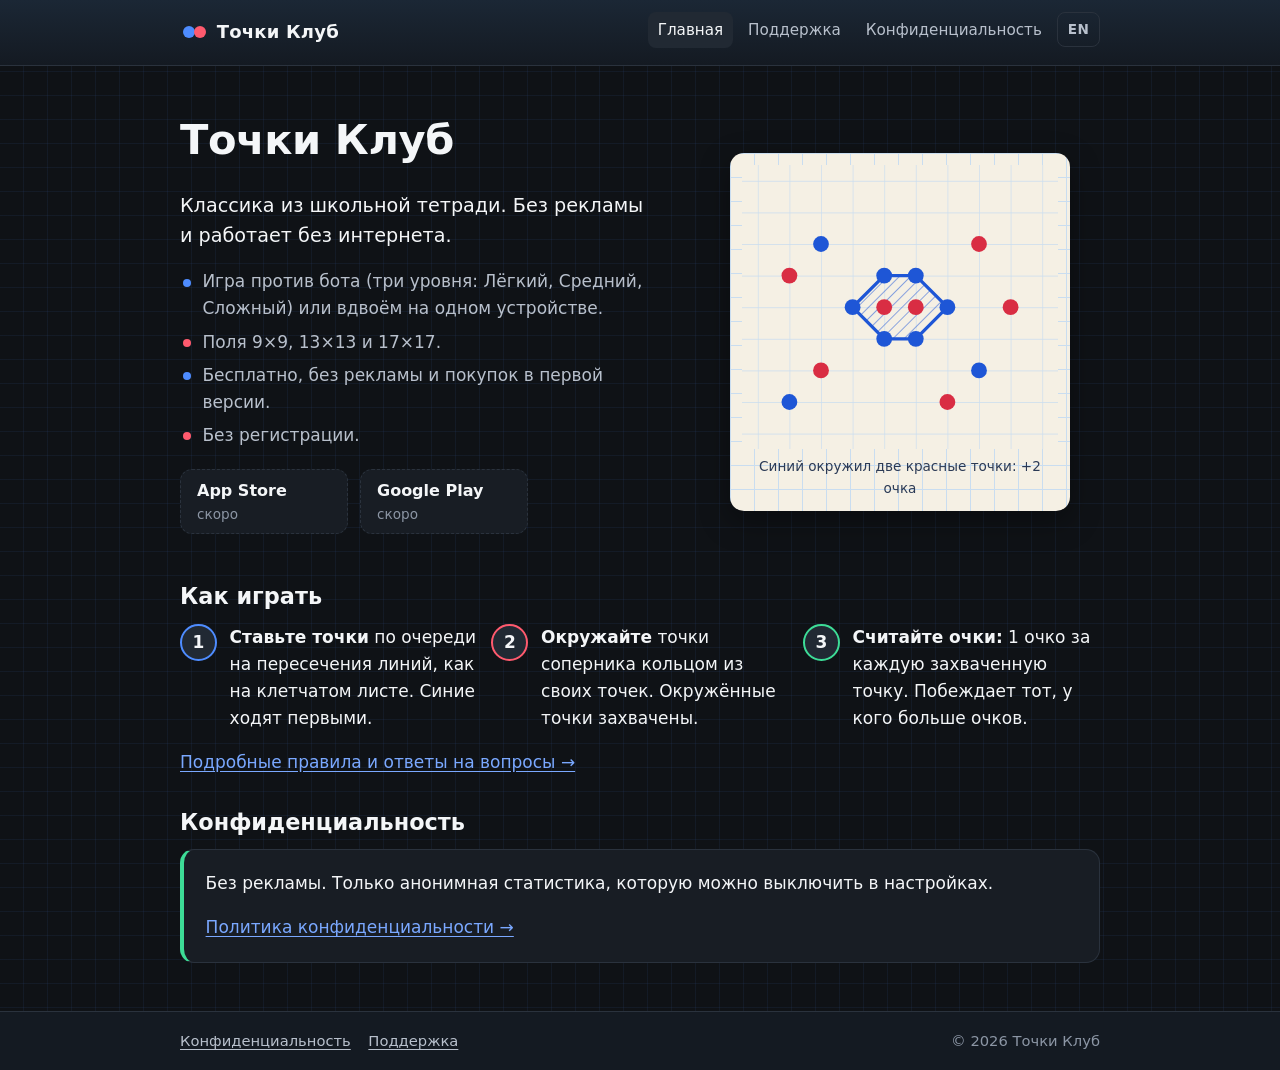
<file: index.html>
<!doctype html>
<html lang="ru">
<head>
  <meta charset="utf-8">
  <meta name="viewport" content="width=device-width, initial-scale=1">
  <title>Точки Клуб | игра в точки из школьной тетради</title>
  <meta name="description" content="Точки Клуб: классическая игра в точки из школьной тетради. Против бота или вдвоём на одном устройстве. Без рекламы, без регистрации, работает без интернета.">
  <meta name="theme-color" content="#0F1216">
  <link rel="canonical" href="https://tochki.app/">
  <link rel="alternate" hreflang="ru" href="https://tochki.app/">
  <link rel="alternate" hreflang="en" href="https://tochki.app/en/">
  <link rel="alternate" hreflang="x-default" href="https://tochki.app/">
  <meta property="og:type" content="website">
  <meta property="og:title" content="Точки Клуб | игра в точки из школьной тетради">
  <meta property="og:description" content="Классика из школьной тетради. Без рекламы и работает без интернета.">
  <meta property="og:url" content="https://tochki.app/">
  <meta property="og:image" content="https://tochki.app/assets/icon.png">
  <meta property="og:locale" content="ru_RU">
  <link rel="icon" href="/favicon.svg" type="image/svg+xml">
  <link rel="apple-touch-icon" href="/assets/icon.png">
  <link rel="stylesheet" href="/assets/style.css">
</head>
<body>
  <a class="skip-link" href="#main">К содержимому</a>
  <header class="site-header">
    <div class="wrap">
      <a class="brand" href="/" aria-label="Точки Клуб, на главную">
        <svg viewBox="0 0 28 28" aria-hidden="true"><circle cx="9" cy="14" r="6" fill="#4E8CFF"/><circle cx="20" cy="14" r="6" fill="#FF5A6E"/></svg>
        <span>Точки Клуб</span>
      </a>
      <nav aria-label="Основное меню">
        <ul class="nav">
          <li><a href="/" aria-current="page">Главная</a></li>
          <li><a href="/support">Поддержка</a></li>
          <li><a href="/privacy">Конфиденциальность</a></li>
          <li class="lang"><a href="/en/" hreflang="en" lang="en" aria-label="English version">EN</a></li>
        </ul>
      </nav>
    </div>
  </header>

  <main id="main">
    <div class="wrap">
      <section class="hero" aria-labelledby="title">
        <div>
          <h1 id="title">Точки Клуб</h1>
          <p class="pitch">Классика из школьной тетради. Без рекламы и работает без интернета.</p>
          <ul class="facts">
            <li>Игра против бота (три уровня: Лёгкий, Средний, Сложный) или вдвоём на одном устройстве.</li>
            <li>Поля 9×9, 13×13 и 17×17.</li>
            <li>Бесплатно, без рекламы и покупок в первой версии.</li>
            <li>Без регистрации.</li>
          </ul>
          <div class="badges">
            <span class="badge" role="img" aria-disabled="true" aria-label="App Store: скоро">
              <span class="store">App Store</span><span class="soon">скоро</span>
            </span>
            <span class="badge" role="img" aria-disabled="true" aria-label="Google Play: скоро">
              <span class="store">Google Play</span><span class="soon">скоро</span>
            </span>
          </div>
        </div>
        <figure class="paper">
          <svg viewBox="0 0 240 216" role="img" aria-labelledby="board-title">
            <title id="board-title">Клетчатый лист: синие и красные точки, синий контур окружил две красные точки</title>
            <defs>
              <pattern id="cells" width="24" height="24" patternUnits="userSpaceOnUse" x="12" y="12">
                <path d="M24 0H0V24" fill="none" stroke="#C9DDF0" stroke-width="1"/>
              </pattern>
              <pattern id="hatch" width="6" height="6" patternUnits="userSpaceOnUse" patternTransform="rotate(45)">
                <line x1="0" y1="0" x2="0" y2="6" stroke="#1E56D6" stroke-width="1.4" stroke-opacity="0.55"/>
              </pattern>
            </defs>
            <rect width="240" height="216" fill="#F5F0E4"/>
            <rect width="240" height="216" fill="url(#cells)"/>
            <polygon points="84,108 108,84 132,84 156,108 132,132 108,132" fill="url(#hatch)" stroke="#1E56D6" stroke-width="2.5" stroke-linejoin="round"/>
            <g fill="#D92D43">
              <circle cx="108" cy="108" r="6"/>
              <circle cx="132" cy="108" r="6"/>
              <circle cx="180" cy="60" r="6"/>
              <circle cx="204" cy="108" r="6"/>
              <circle cx="60" cy="156" r="6"/>
              <circle cx="156" cy="180" r="6"/>
              <circle cx="36" cy="84" r="6"/>
            </g>
            <g fill="#1E56D6">
              <circle cx="84" cy="108" r="6"/>
              <circle cx="108" cy="84" r="6"/>
              <circle cx="132" cy="84" r="6"/>
              <circle cx="156" cy="108" r="6"/>
              <circle cx="132" cy="132" r="6"/>
              <circle cx="108" cy="132" r="6"/>
              <circle cx="60" cy="60" r="6"/>
              <circle cx="180" cy="156" r="6"/>
              <circle cx="36" cy="180" r="6"/>
            </g>
          </svg>
          <figcaption>Синий окружил две красные точки: +2 очка</figcaption>
        </figure>
      </section>

      <section aria-labelledby="howto">
        <h2 id="howto">Как играть</h2>
        <ol class="steps">
          <li><strong>Ставьте точки</strong> по очереди на пересечения линий, как на клетчатом листе. Синие ходят первыми.</li>
          <li><strong>Окружайте</strong> точки соперника кольцом из своих точек. Окружённые точки захвачены.</li>
          <li><strong>Считайте очки:</strong> 1 очко за каждую захваченную точку. Побеждает тот, у кого больше очков.</li>
        </ol>
        <p><a href="/support">Подробные правила и ответы на вопросы →</a></p>
      </section>

      <section aria-labelledby="privacy-note">
        <h2 id="privacy-note">Конфиденциальность</h2>
        <div class="panel notice">
          <p>Без рекламы. Только анонимная статистика, которую можно выключить в настройках.</p>
          <p class="last"><a href="/privacy">Политика конфиденциальности →</a></p>
        </div>
      </section>
    </div>
  </main>

  <footer class="site-footer">
    <div class="wrap">
      <ul>
        <li><a href="/privacy">Конфиденциальность</a></li>
        <li><a href="/support">Поддержка</a></li>
      </ul>
      <p>© 2026 Точки Клуб</p>
    </div>
  </footer>
</body>
</html>
</file>
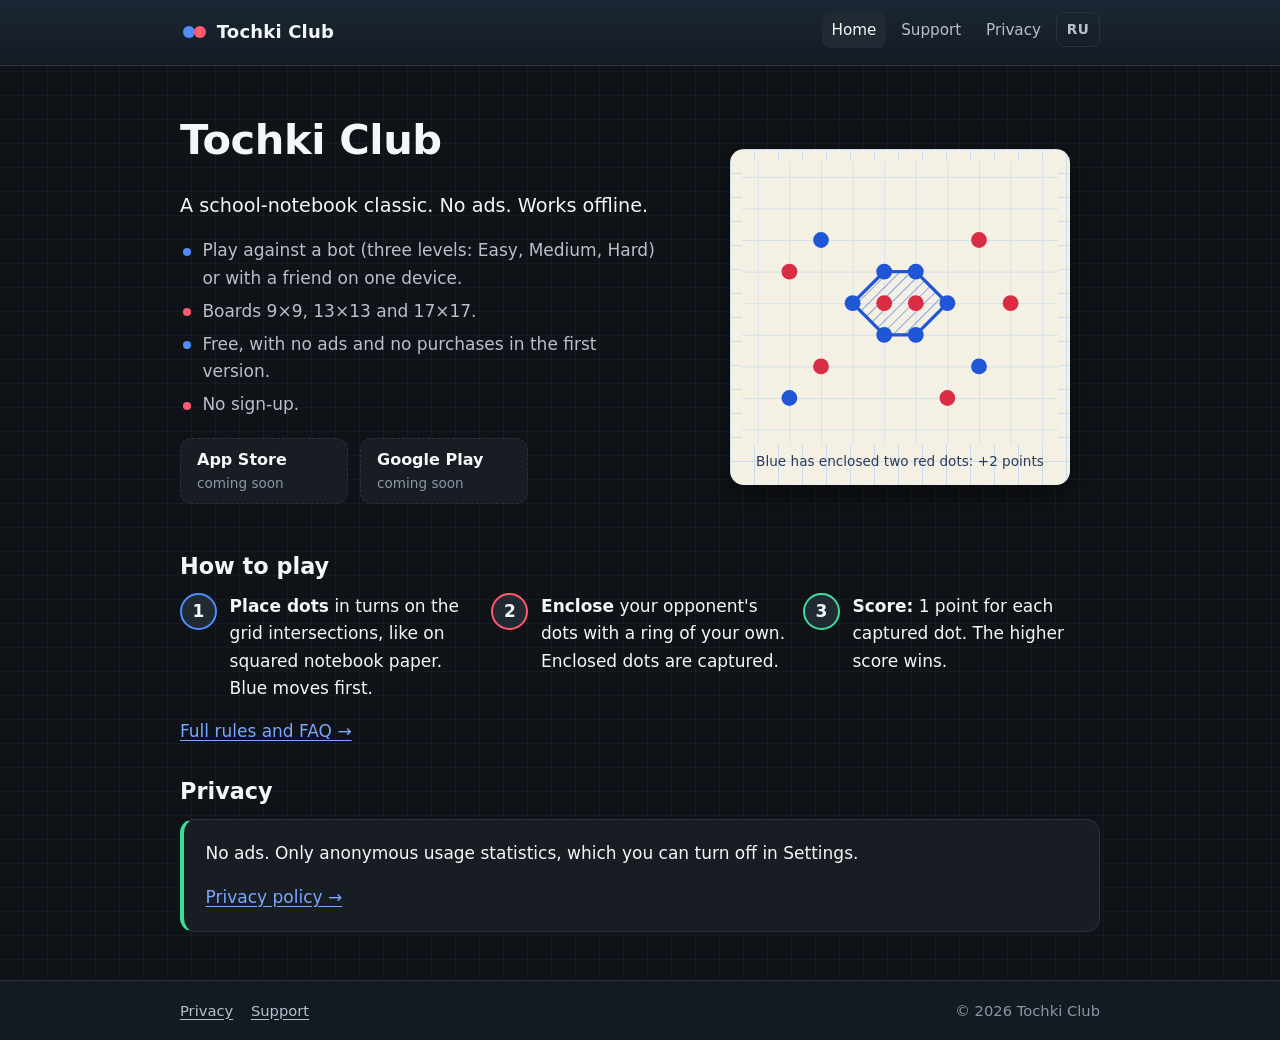
<file: en/index.html>
<!doctype html>
<html lang="en">
<head>
  <meta charset="utf-8">
  <meta name="viewport" content="width=device-width, initial-scale=1">
  <title>Tochki Club | the dots game from the school notebook</title>
  <meta name="description" content="Tochki Club is the classic dots game from the squared school notebook. Play a bot or a friend on one device. No ads, no sign-up, works offline.">
  <meta name="theme-color" content="#0F1216">
  <link rel="canonical" href="https://tochki.app/en/">
  <link rel="alternate" hreflang="ru" href="https://tochki.app/">
  <link rel="alternate" hreflang="en" href="https://tochki.app/en/">
  <link rel="alternate" hreflang="x-default" href="https://tochki.app/">
  <meta property="og:type" content="website">
  <meta property="og:title" content="Tochki Club | the dots game from the school notebook">
  <meta property="og:description" content="A school-notebook classic. No ads. Works offline.">
  <meta property="og:url" content="https://tochki.app/en/">
  <meta property="og:image" content="https://tochki.app/assets/icon.png">
  <meta property="og:locale" content="en_US">
  <link rel="icon" href="/favicon.svg" type="image/svg+xml">
  <link rel="apple-touch-icon" href="/assets/icon.png">
  <link rel="stylesheet" href="/assets/style.css">
</head>
<body>
  <a class="skip-link" href="#main">Skip to content</a>
  <header class="site-header">
    <div class="wrap">
      <a class="brand" href="/en/" aria-label="Tochki Club, home">
        <svg viewBox="0 0 28 28" aria-hidden="true"><circle cx="9" cy="14" r="6" fill="#4E8CFF"/><circle cx="20" cy="14" r="6" fill="#FF5A6E"/></svg>
        <span>Tochki Club</span>
      </a>
      <nav aria-label="Main menu">
        <ul class="nav">
          <li><a href="/en/" aria-current="page">Home</a></li>
          <li><a href="/en/support">Support</a></li>
          <li><a href="/en/privacy">Privacy</a></li>
          <li class="lang"><a href="/" hreflang="ru" lang="ru" aria-label="Русская версия">RU</a></li>
        </ul>
      </nav>
    </div>
  </header>

  <main id="main">
    <div class="wrap">
      <section class="hero" aria-labelledby="title">
        <div>
          <h1 id="title">Tochki Club</h1>
          <p class="pitch">A school-notebook classic. No ads. Works offline.</p>
          <ul class="facts">
            <li>Play against a bot (three levels: Easy, Medium, Hard) or with a friend on one device.</li>
            <li>Boards 9×9, 13×13 and 17×17.</li>
            <li>Free, with no ads and no purchases in the first version.</li>
            <li>No sign-up.</li>
          </ul>
          <div class="badges">
            <span class="badge" role="img" aria-disabled="true" aria-label="App Store: coming soon">
              <span class="store">App Store</span><span class="soon">coming soon</span>
            </span>
            <span class="badge" role="img" aria-disabled="true" aria-label="Google Play: coming soon">
              <span class="store">Google Play</span><span class="soon">coming soon</span>
            </span>
          </div>
        </div>
        <figure class="paper">
          <svg viewBox="0 0 240 216" role="img" aria-labelledby="board-title">
            <title id="board-title">Squared paper with blue and red dots; a blue ring encloses two red dots</title>
            <defs>
              <pattern id="cells" width="24" height="24" patternUnits="userSpaceOnUse" x="12" y="12">
                <path d="M24 0H0V24" fill="none" stroke="#C9DDF0" stroke-width="1"/>
              </pattern>
              <pattern id="hatch" width="6" height="6" patternUnits="userSpaceOnUse" patternTransform="rotate(45)">
                <line x1="0" y1="0" x2="0" y2="6" stroke="#1E56D6" stroke-width="1.4" stroke-opacity="0.55"/>
              </pattern>
            </defs>
            <rect width="240" height="216" fill="#F5F0E4"/>
            <rect width="240" height="216" fill="url(#cells)"/>
            <polygon points="84,108 108,84 132,84 156,108 132,132 108,132" fill="url(#hatch)" stroke="#1E56D6" stroke-width="2.5" stroke-linejoin="round"/>
            <g fill="#D92D43">
              <circle cx="108" cy="108" r="6"/>
              <circle cx="132" cy="108" r="6"/>
              <circle cx="180" cy="60" r="6"/>
              <circle cx="204" cy="108" r="6"/>
              <circle cx="60" cy="156" r="6"/>
              <circle cx="156" cy="180" r="6"/>
              <circle cx="36" cy="84" r="6"/>
            </g>
            <g fill="#1E56D6">
              <circle cx="84" cy="108" r="6"/>
              <circle cx="108" cy="84" r="6"/>
              <circle cx="132" cy="84" r="6"/>
              <circle cx="156" cy="108" r="6"/>
              <circle cx="132" cy="132" r="6"/>
              <circle cx="108" cy="132" r="6"/>
              <circle cx="60" cy="60" r="6"/>
              <circle cx="180" cy="156" r="6"/>
              <circle cx="36" cy="180" r="6"/>
            </g>
          </svg>
          <figcaption>Blue has enclosed two red dots: +2 points</figcaption>
        </figure>
      </section>

      <section aria-labelledby="howto">
        <h2 id="howto">How to play</h2>
        <ol class="steps">
          <li><strong>Place dots</strong> in turns on the grid intersections, like on squared notebook paper. Blue moves first.</li>
          <li><strong>Enclose</strong> your opponent's dots with a ring of your own. Enclosed dots are captured.</li>
          <li><strong>Score:</strong> 1 point for each captured dot. The higher score wins.</li>
        </ol>
        <p><a href="/en/support">Full rules and FAQ →</a></p>
      </section>

      <section aria-labelledby="privacy-note">
        <h2 id="privacy-note">Privacy</h2>
        <div class="panel notice">
          <p>No ads. Only anonymous usage statistics, which you can turn off in Settings.</p>
          <p class="last"><a href="/en/privacy">Privacy policy →</a></p>
        </div>
      </section>
    </div>
  </main>

  <footer class="site-footer">
    <div class="wrap">
      <ul>
        <li><a href="/en/privacy">Privacy</a></li>
        <li><a href="/en/support">Support</a></li>
      </ul>
      <p>© 2026 Tochki Club</p>
    </div>
  </footer>
</body>
</html>
</file>
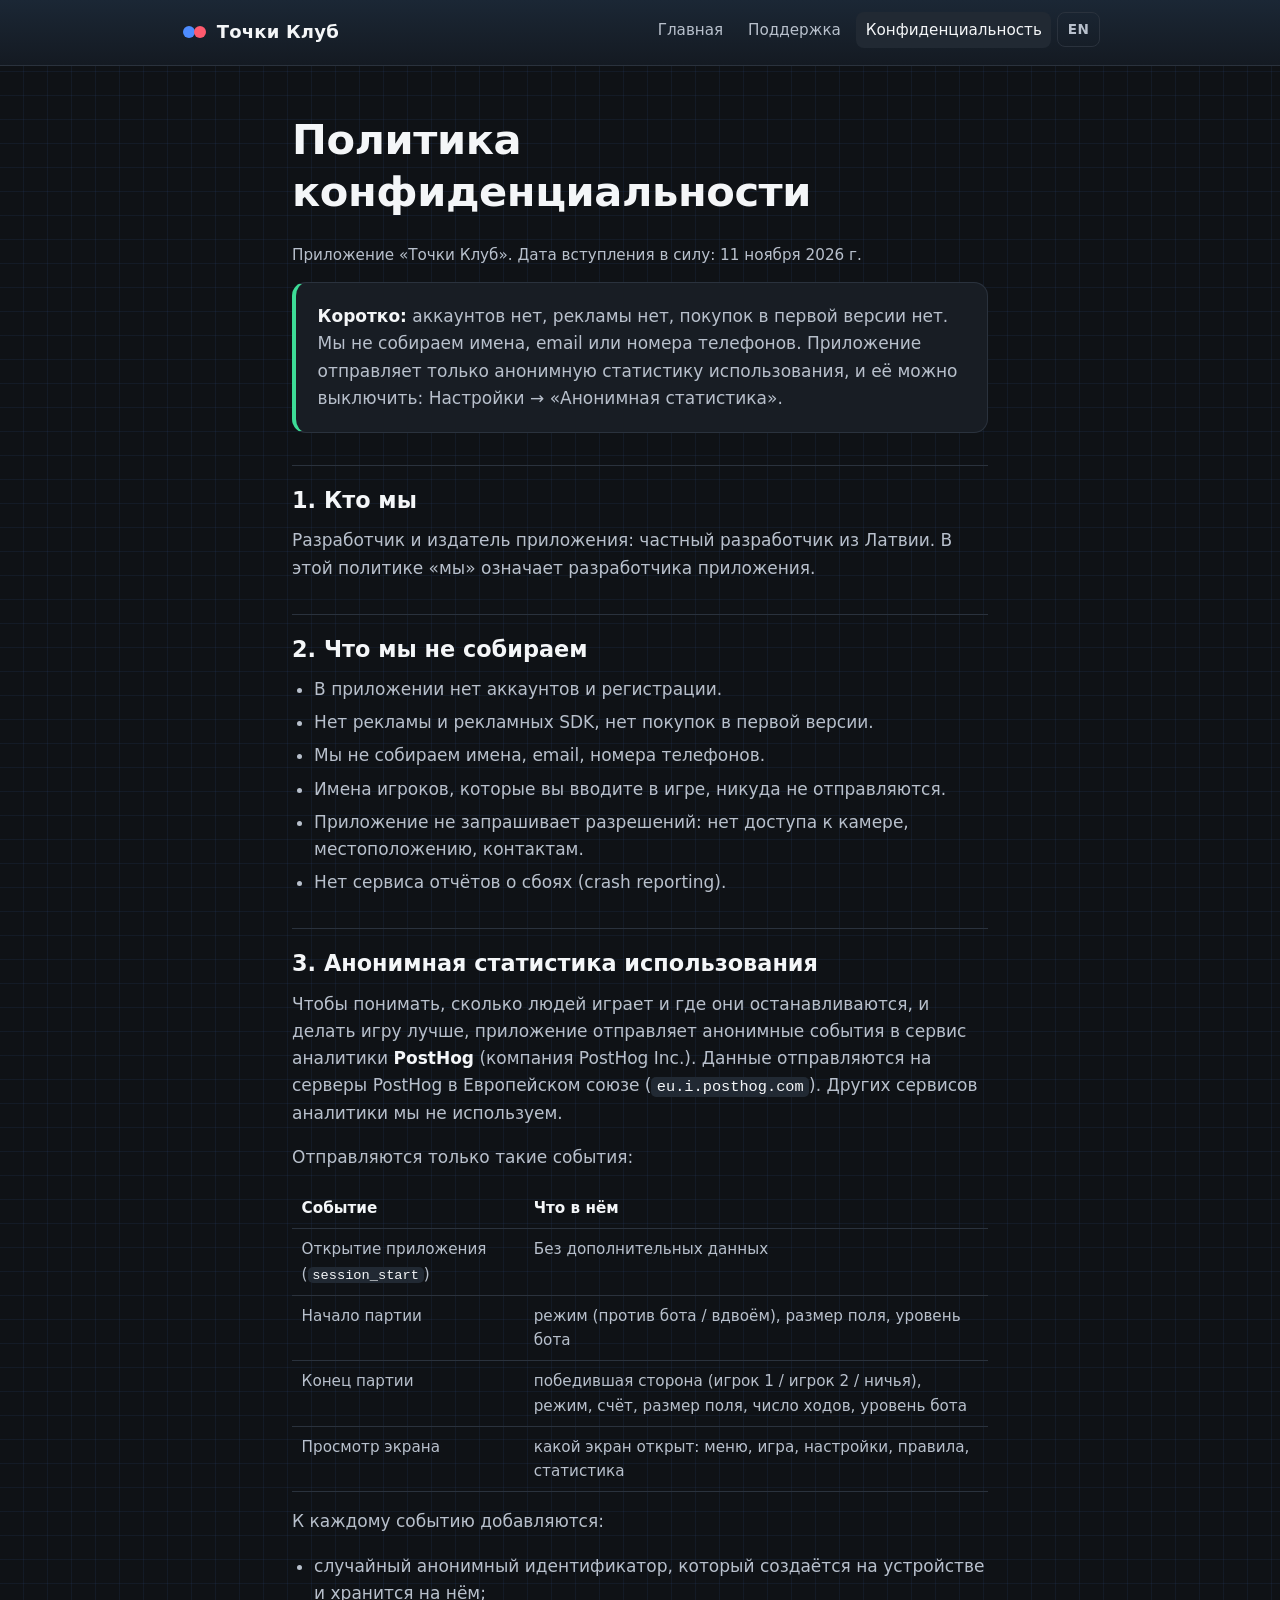
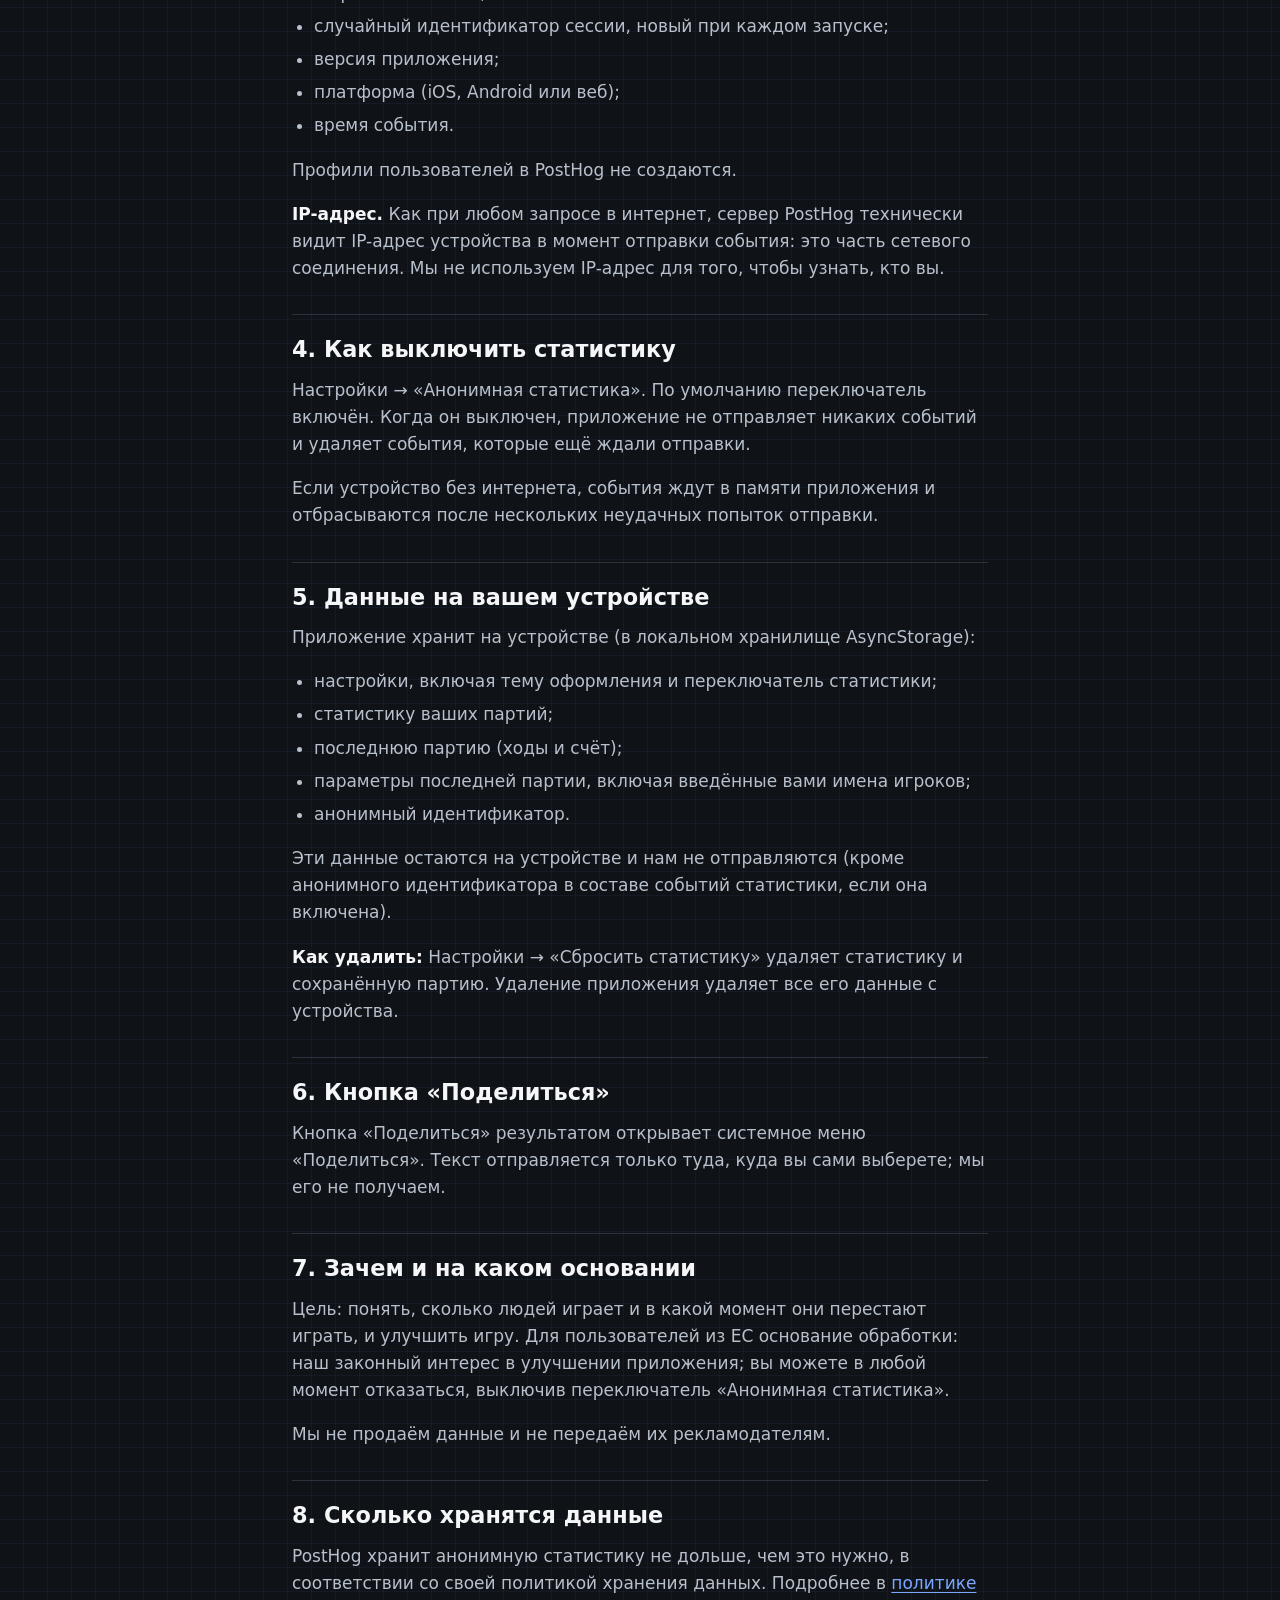
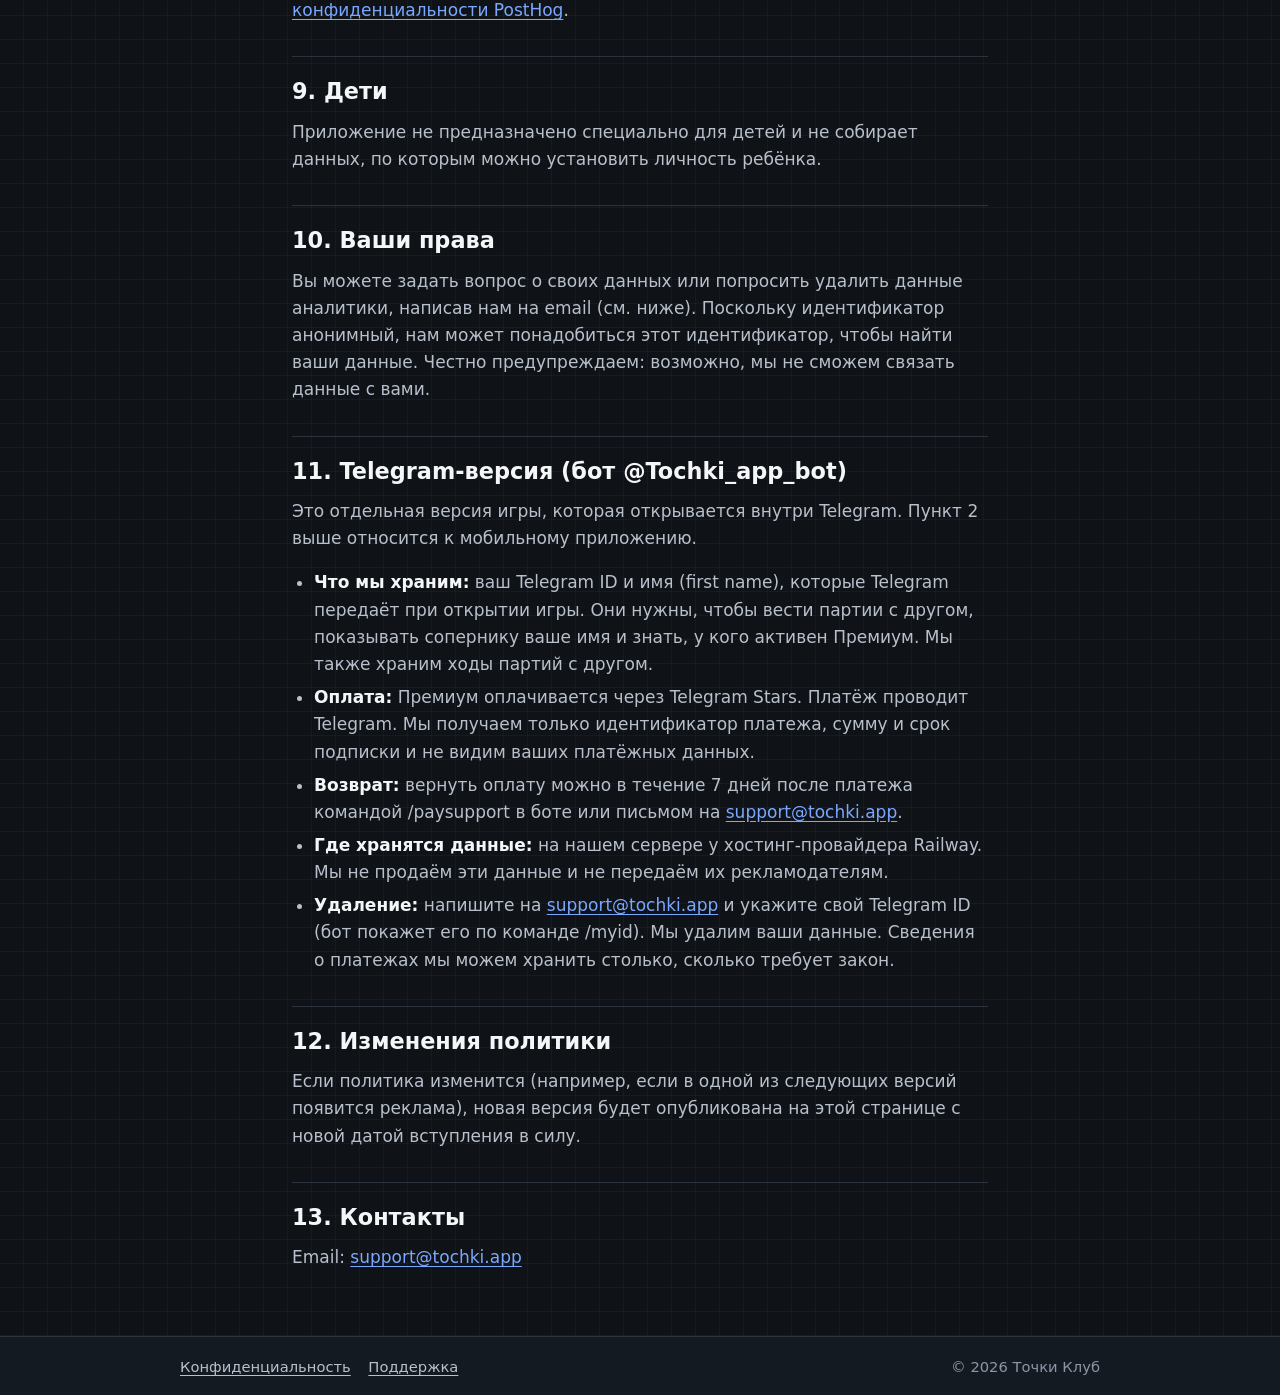
<file: privacy/index.html>
<!doctype html>
<html lang="ru">
<head>
  <meta charset="utf-8">
  <meta name="viewport" content="width=device-width, initial-scale=1">
  <title>Политика конфиденциальности | Точки Клуб</title>
  <meta name="description" content="Какие данные собирает приложение Точки Клуб: только анонимная статистика использования через PostHog (серверы в ЕС), которую можно выключить в настройках. Без аккаунтов и рекламы.">
  <meta name="theme-color" content="#0F1216">
  <link rel="canonical" href="https://tochki.app/privacy">
  <link rel="alternate" hreflang="ru" href="https://tochki.app/privacy">
  <link rel="alternate" hreflang="en" href="https://tochki.app/en/privacy">
  <link rel="alternate" hreflang="x-default" href="https://tochki.app/privacy">
  <meta property="og:type" content="article">
  <meta property="og:title" content="Политика конфиденциальности | Точки Клуб">
  <meta property="og:description" content="Без аккаунтов и рекламы. Только анонимная статистика, которую можно выключить в настройках.">
  <meta property="og:url" content="https://tochki.app/privacy">
  <meta property="og:image" content="https://tochki.app/assets/icon.png">
  <meta property="og:locale" content="ru_RU">
  <link rel="icon" href="/favicon.svg" type="image/svg+xml">
  <link rel="apple-touch-icon" href="/assets/icon.png">
  <link rel="stylesheet" href="/assets/style.css">
</head>
<body>
  <a class="skip-link" href="#main">К содержимому</a>
  <header class="site-header">
    <div class="wrap">
      <a class="brand" href="/" aria-label="Точки Клуб, на главную">
        <svg viewBox="0 0 28 28" aria-hidden="true"><circle cx="9" cy="14" r="6" fill="#4E8CFF"/><circle cx="20" cy="14" r="6" fill="#FF5A6E"/></svg>
        <span>Точки Клуб</span>
      </a>
      <nav aria-label="Основное меню">
        <ul class="nav">
          <li><a href="/">Главная</a></li>
          <li><a href="/support">Поддержка</a></li>
          <li><a href="/privacy" aria-current="page">Конфиденциальность</a></li>
          <li class="lang"><a href="/en/privacy" hreflang="en" lang="en" aria-label="English version">EN</a></li>
        </ul>
      </nav>
    </div>
  </header>

  <main id="main">
    <article class="wrap doc">
      <h1>Политика конфиденциальности</h1>
      <p class="meta">Приложение «Точки Клуб». Дата вступления в силу: 11 ноября 2026 г.</p>

      <div class="panel notice">
        <p class="last"><strong>Коротко:</strong> аккаунтов нет, рекламы нет, покупок в первой версии нет. Мы не собираем имена, email или номера телефонов. Приложение отправляет только анонимную статистику использования, и её можно выключить: Настройки → «Анонимная статистика».</p>
      </div>

      <h2>1. Кто мы</h2>
      <p>Разработчик и издатель приложения: частный разработчик из Латвии. В этой политике «мы» означает разработчика приложения.</p>

      <h2>2. Что мы не собираем</h2>
      <ul>
        <li>В приложении нет аккаунтов и регистрации.</li>
        <li>Нет рекламы и рекламных SDK, нет покупок в первой версии.</li>
        <li>Мы не собираем имена, email, номера телефонов.</li>
        <li>Имена игроков, которые вы вводите в игре, никуда не отправляются.</li>
        <li>Приложение не запрашивает разрешений: нет доступа к камере, местоположению, контактам.</li>
        <li>Нет сервиса отчётов о сбоях (crash reporting).</li>
      </ul>

      <h2>3. Анонимная статистика использования</h2>
      <p>Чтобы понимать, сколько людей играет и где они останавливаются, и делать игру лучше, приложение отправляет анонимные события в сервис аналитики <strong>PostHog</strong> (компания PostHog Inc.). Данные отправляются на серверы PostHog в Европейском союзе (<code>eu.i.posthog.com</code>). Других сервисов аналитики мы не используем.</p>
      <p>Отправляются только такие события:</p>
      <table>
        <thead><tr><th scope="col">Событие</th><th scope="col">Что в нём</th></tr></thead>
        <tbody>
          <tr><td>Открытие приложения (<code>session_start</code>)</td><td>Без дополнительных данных</td></tr>
          <tr><td>Начало партии</td><td>режим (против бота / вдвоём), размер поля, уровень бота</td></tr>
          <tr><td>Конец партии</td><td>победившая сторона (игрок 1 / игрок 2 / ничья), режим, счёт, размер поля, число ходов, уровень бота</td></tr>
          <tr><td>Просмотр экрана</td><td>какой экран открыт: меню, игра, настройки, правила, статистика</td></tr>
        </tbody>
      </table>
      <p>К каждому событию добавляются:</p>
      <ul>
        <li>случайный анонимный идентификатор, который создаётся на устройстве и хранится на нём;</li>
        <li>случайный идентификатор сессии, новый при каждом запуске;</li>
        <li>версия приложения;</li>
        <li>платформа (iOS, Android или веб);</li>
        <li>время события.</li>
      </ul>
      <p>Профили пользователей в PostHog не создаются.</p>
      <p><strong>IP-адрес.</strong> Как при любом запросе в интернет, сервер PostHog технически видит IP-адрес устройства в момент отправки события: это часть сетевого соединения. Мы не используем IP-адрес для того, чтобы узнать, кто вы.</p>

      <h2>4. Как выключить статистику</h2>
      <p>Настройки → «Анонимная статистика». По умолчанию переключатель включён. Когда он выключен, приложение не отправляет никаких событий и удаляет события, которые ещё ждали отправки.</p>
      <p>Если устройство без интернета, события ждут в памяти приложения и отбрасываются после нескольких неудачных попыток отправки.</p>

      <h2>5. Данные на вашем устройстве</h2>
      <p>Приложение хранит на устройстве (в локальном хранилище AsyncStorage):</p>
      <ul>
        <li>настройки, включая тему оформления и переключатель статистики;</li>
        <li>статистику ваших партий;</li>
        <li>последнюю партию (ходы и счёт);</li>
        <li>параметры последней партии, включая введённые вами имена игроков;</li>
        <li>анонимный идентификатор.</li>
      </ul>
      <p>Эти данные остаются на устройстве и нам не отправляются (кроме анонимного идентификатора в составе событий статистики, если она включена).</p>
      <p><strong>Как удалить:</strong> Настройки → «Сбросить статистику» удаляет статистику и сохранённую партию. Удаление приложения удаляет все его данные с устройства.</p>

      <h2>6. Кнопка «Поделиться»</h2>
      <p>Кнопка «Поделиться» результатом открывает системное меню «Поделиться». Текст отправляется только туда, куда вы сами выберете; мы его не получаем.</p>

      <h2>7. Зачем и на каком основании</h2>
      <p>Цель: понять, сколько людей играет и в какой момент они перестают играть, и улучшить игру. Для пользователей из ЕС основание обработки: наш законный интерес в улучшении приложения; вы можете в любой момент отказаться, выключив переключатель «Анонимная статистика».</p>
      <p>Мы не продаём данные и не передаём их рекламодателям.</p>

      <h2>8. Сколько хранятся данные</h2>
      <p>PostHog хранит анонимную статистику не дольше, чем это нужно, в соответствии со своей политикой хранения данных. Подробнее в <a href="https://posthog.com/privacy" rel="noopener">политике конфиденциальности PostHog</a>.</p>

      <h2>9. Дети</h2>
      <p>Приложение не предназначено специально для детей и не собирает данных, по которым можно установить личность ребёнка.</p>

      <h2>10. Ваши права</h2>
      <p>Вы можете задать вопрос о своих данных или попросить удалить данные аналитики, написав нам на email (см. ниже). Поскольку идентификатор анонимный, нам может понадобиться этот идентификатор, чтобы найти ваши данные. Честно предупреждаем: возможно, мы не сможем связать данные с вами.</p>

      <h2>11. Telegram-версия (бот @Tochki_app_bot)</h2>
      <p>Это отдельная версия игры, которая открывается внутри Telegram. Пункт 2 выше относится к мобильному приложению.</p>
      <ul>
        <li><strong>Что мы храним:</strong> ваш Telegram ID и имя (first name), которые Telegram передаёт при открытии игры. Они нужны, чтобы вести партии с другом, показывать сопернику ваше имя и знать, у кого активен Премиум. Мы также храним ходы партий с другом.</li>
        <li><strong>Оплата:</strong> Премиум оплачивается через Telegram Stars. Платёж проводит Telegram. Мы получаем только идентификатор платежа, сумму и срок подписки и не видим ваших платёжных данных.</li>
        <li><strong>Возврат:</strong> вернуть оплату можно в течение 7 дней после платежа командой /paysupport в боте или письмом на <a href="mailto:support@tochki.app">support@tochki.app</a>.</li>
        <li><strong>Где хранятся данные:</strong> на нашем сервере у хостинг-провайдера Railway. Мы не продаём эти данные и не передаём их рекламодателям.</li>
        <li><strong>Удаление:</strong> напишите на <a href="mailto:support@tochki.app">support@tochki.app</a> и укажите свой Telegram ID (бот покажет его по команде /myid). Мы удалим ваши данные. Сведения о платежах мы можем хранить столько, сколько требует закон.</li>
      </ul>

      <h2>12. Изменения политики</h2>
      <p>Если политика изменится (например, если в одной из следующих версий появится реклама), новая версия будет опубликована на этой странице с новой датой вступления в силу.</p>

      <h2>13. Контакты</h2>
      <p>Email: <a href="mailto:support@tochki.app">support@tochki.app</a></p>
    </article>
  </main>

  <footer class="site-footer">
    <div class="wrap">
      <ul>
        <li><a href="/privacy">Конфиденциальность</a></li>
        <li><a href="/support">Поддержка</a></li>
      </ul>
      <p>© 2026 Точки Клуб</p>
    </div>
  </footer>
</body>
</html>
</file>
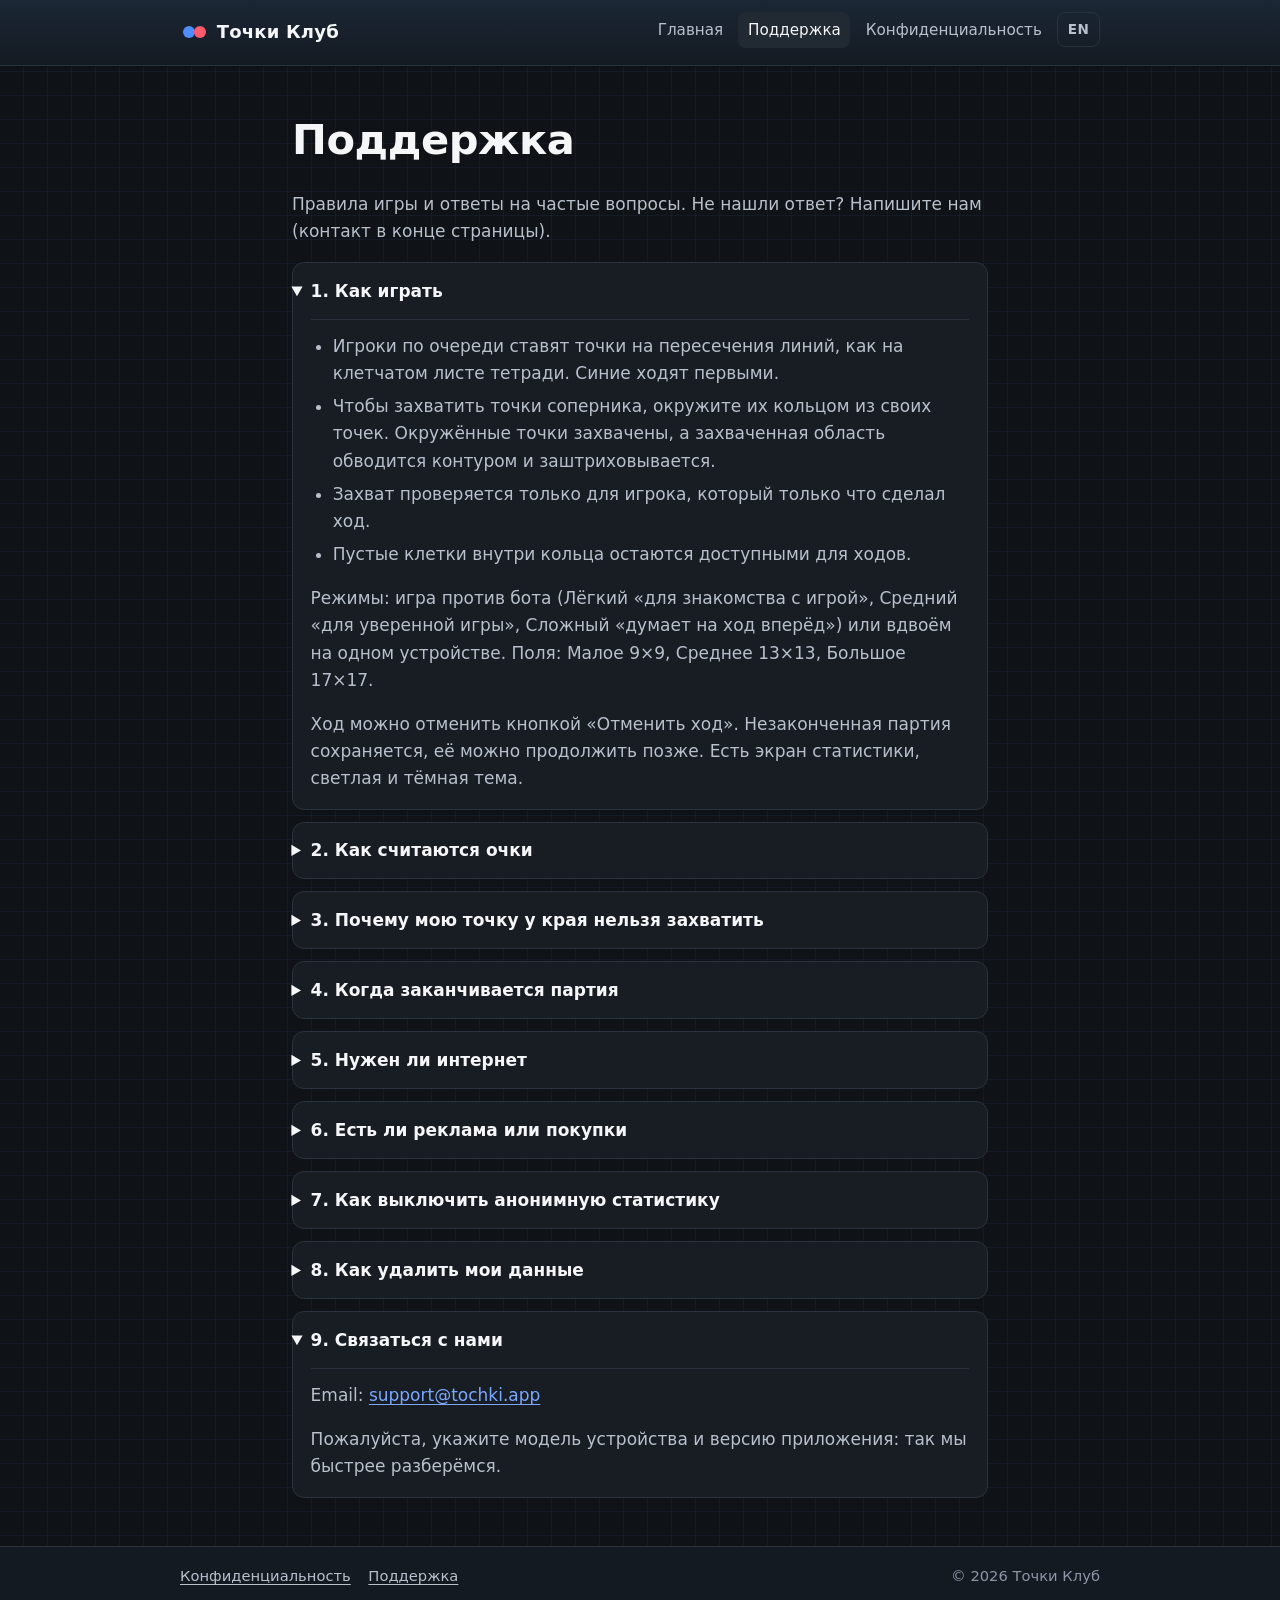
<file: support/index.html>
<!doctype html>
<html lang="ru">
<head>
  <meta charset="utf-8">
  <meta name="viewport" content="width=device-width, initial-scale=1">
  <title>Поддержка и правила | Точки Клуб</title>
  <meta name="description" content="Правила игры в точки, подсчёт очков, правило края, офлайн-режим, анонимная статистика и как связаться с поддержкой Точки Клуб.">
  <meta name="theme-color" content="#0F1216">
  <link rel="canonical" href="https://tochki.app/support">
  <link rel="alternate" hreflang="ru" href="https://tochki.app/support">
  <link rel="alternate" hreflang="en" href="https://tochki.app/en/support">
  <link rel="alternate" hreflang="x-default" href="https://tochki.app/support">
  <meta property="og:type" content="website">
  <meta property="og:title" content="Поддержка и правила | Точки Клуб">
  <meta property="og:description" content="Как играть в точки, как считаются очки и ответы на частые вопросы.">
  <meta property="og:url" content="https://tochki.app/support">
  <meta property="og:image" content="https://tochki.app/assets/icon.png">
  <meta property="og:locale" content="ru_RU">
  <link rel="icon" href="/favicon.svg" type="image/svg+xml">
  <link rel="apple-touch-icon" href="/assets/icon.png">
  <link rel="stylesheet" href="/assets/style.css">
</head>
<body>
  <a class="skip-link" href="#main">К содержимому</a>
  <header class="site-header">
    <div class="wrap">
      <a class="brand" href="/" aria-label="Точки Клуб, на главную">
        <svg viewBox="0 0 28 28" aria-hidden="true"><circle cx="9" cy="14" r="6" fill="#4E8CFF"/><circle cx="20" cy="14" r="6" fill="#FF5A6E"/></svg>
        <span>Точки Клуб</span>
      </a>
      <nav aria-label="Основное меню">
        <ul class="nav">
          <li><a href="/">Главная</a></li>
          <li><a href="/support" aria-current="page">Поддержка</a></li>
          <li><a href="/privacy">Конфиденциальность</a></li>
          <li class="lang"><a href="/en/support" hreflang="en" lang="en" aria-label="English version">EN</a></li>
        </ul>
      </nav>
    </div>
  </header>

  <main id="main">
    <div class="wrap doc">
      <h1>Поддержка</h1>
      <p class="secondary">Правила игры и ответы на частые вопросы. Не нашли ответ? Напишите нам (контакт в конце страницы).</p>

      <div class="faq">
        <details open>
          <summary>1. Как играть</summary>
          <ul>
            <li>Игроки по очереди ставят точки на пересечения линий, как на клетчатом листе тетради. Синие ходят первыми.</li>
            <li>Чтобы захватить точки соперника, окружите их кольцом из своих точек. Окружённые точки захвачены, а захваченная область обводится контуром и заштриховывается.</li>
            <li>Захват проверяется только для игрока, который только что сделал ход.</li>
            <li>Пустые клетки внутри кольца остаются доступными для ходов.</li>
          </ul>
          <p>Режимы: игра против бота (Лёгкий «для знакомства с игрой», Средний «для уверенной игры», Сложный «думает на ход вперёд») или вдвоём на одном устройстве. Поля: Малое 9×9, Среднее 13×13, Большое 17×17.</p>
          <p>Ход можно отменить кнопкой «Отменить ход». Незаконченная партия сохраняется, её можно продолжить позже. Есть экран статистики, светлая и тёмная тема.</p>
        </details>

        <details>
          <summary>2. Как считаются очки</summary>
          <p>1 очко за каждую захваченную точку соперника. Территория (пустые клетки внутри кольца) очков не даёт.</p>
        </details>

        <details>
          <summary>3. Почему мою точку у края нельзя захватить</summary>
          <p>Так работает классическое школьное правило края: окружённая группа считается захваченной, только если у неё нет пути к краю поля. Точки на самом краю, а также точки, связанные с краем через пустые клетки, захватить нельзя.</p>
        </details>

        <details>
          <summary>4. Когда заканчивается партия</summary>
          <p>Когда всё поле заполнено или когда игрок нажимает «Завершить партию». Побеждает тот, у кого больше очков; при равном счёте ничья.</p>
        </details>

        <details>
          <summary>5. Нужен ли интернет</summary>
          <p>Нет. Игра полностью работает без интернета: аккаунтов и онлайн-игры нет. Если включена анонимная статистика, а сети нет, события просто ждут в памяти и отбрасываются после нескольких неудачных попыток отправки. На игру это не влияет.</p>
        </details>

        <details>
          <summary>6. Есть ли реклама или покупки</summary>
          <p>Нет. В первой версии нет ни рекламы, ни покупок.</p>
        </details>

        <details>
          <summary>7. Как выключить анонимную статистику</summary>
          <p>Настройки → «Анонимная статистика» → выключите переключатель. После этого приложение не отправляет события. Подробнее в <a href="/privacy">политике конфиденциальности</a>.</p>
        </details>

        <details>
          <summary>8. Как удалить мои данные</summary>
          <p>Статистика и сохранённая партия: Настройки → «Сбросить статистику». Всё остальное, что хранится на устройстве, удаляется вместе с приложением.</p>
        </details>

        <details open>
          <summary>9. Связаться с нами</summary>
          <p>Email: <a href="mailto:support@tochki.app">support@tochki.app</a></p>
          <p>Пожалуйста, укажите модель устройства и версию приложения: так мы быстрее разберёмся.</p>
        </details>
      </div>
    </div>
  </main>

  <footer class="site-footer">
    <div class="wrap">
      <ul>
        <li><a href="/privacy">Конфиденциальность</a></li>
        <li><a href="/support">Поддержка</a></li>
      </ul>
      <p>© 2026 Точки Клуб</p>
    </div>
  </footer>
</body>
</html>
</file>
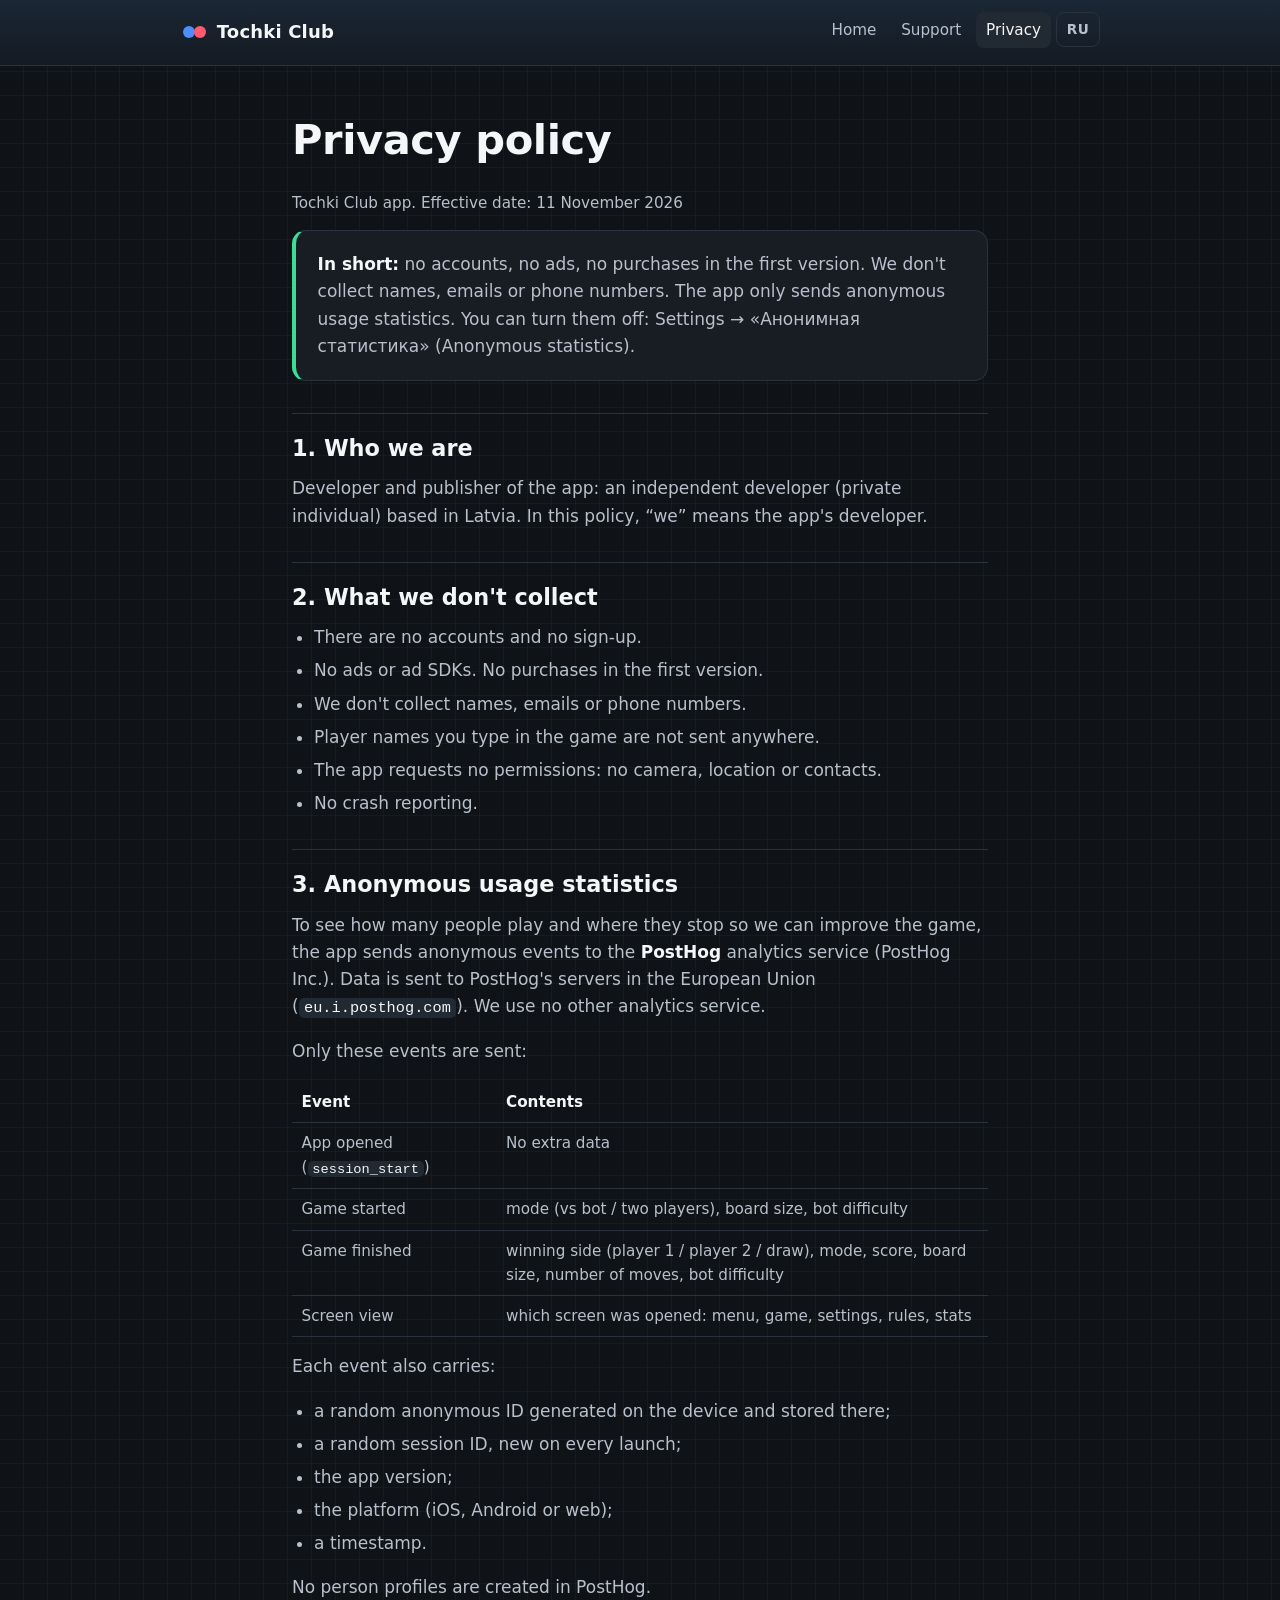
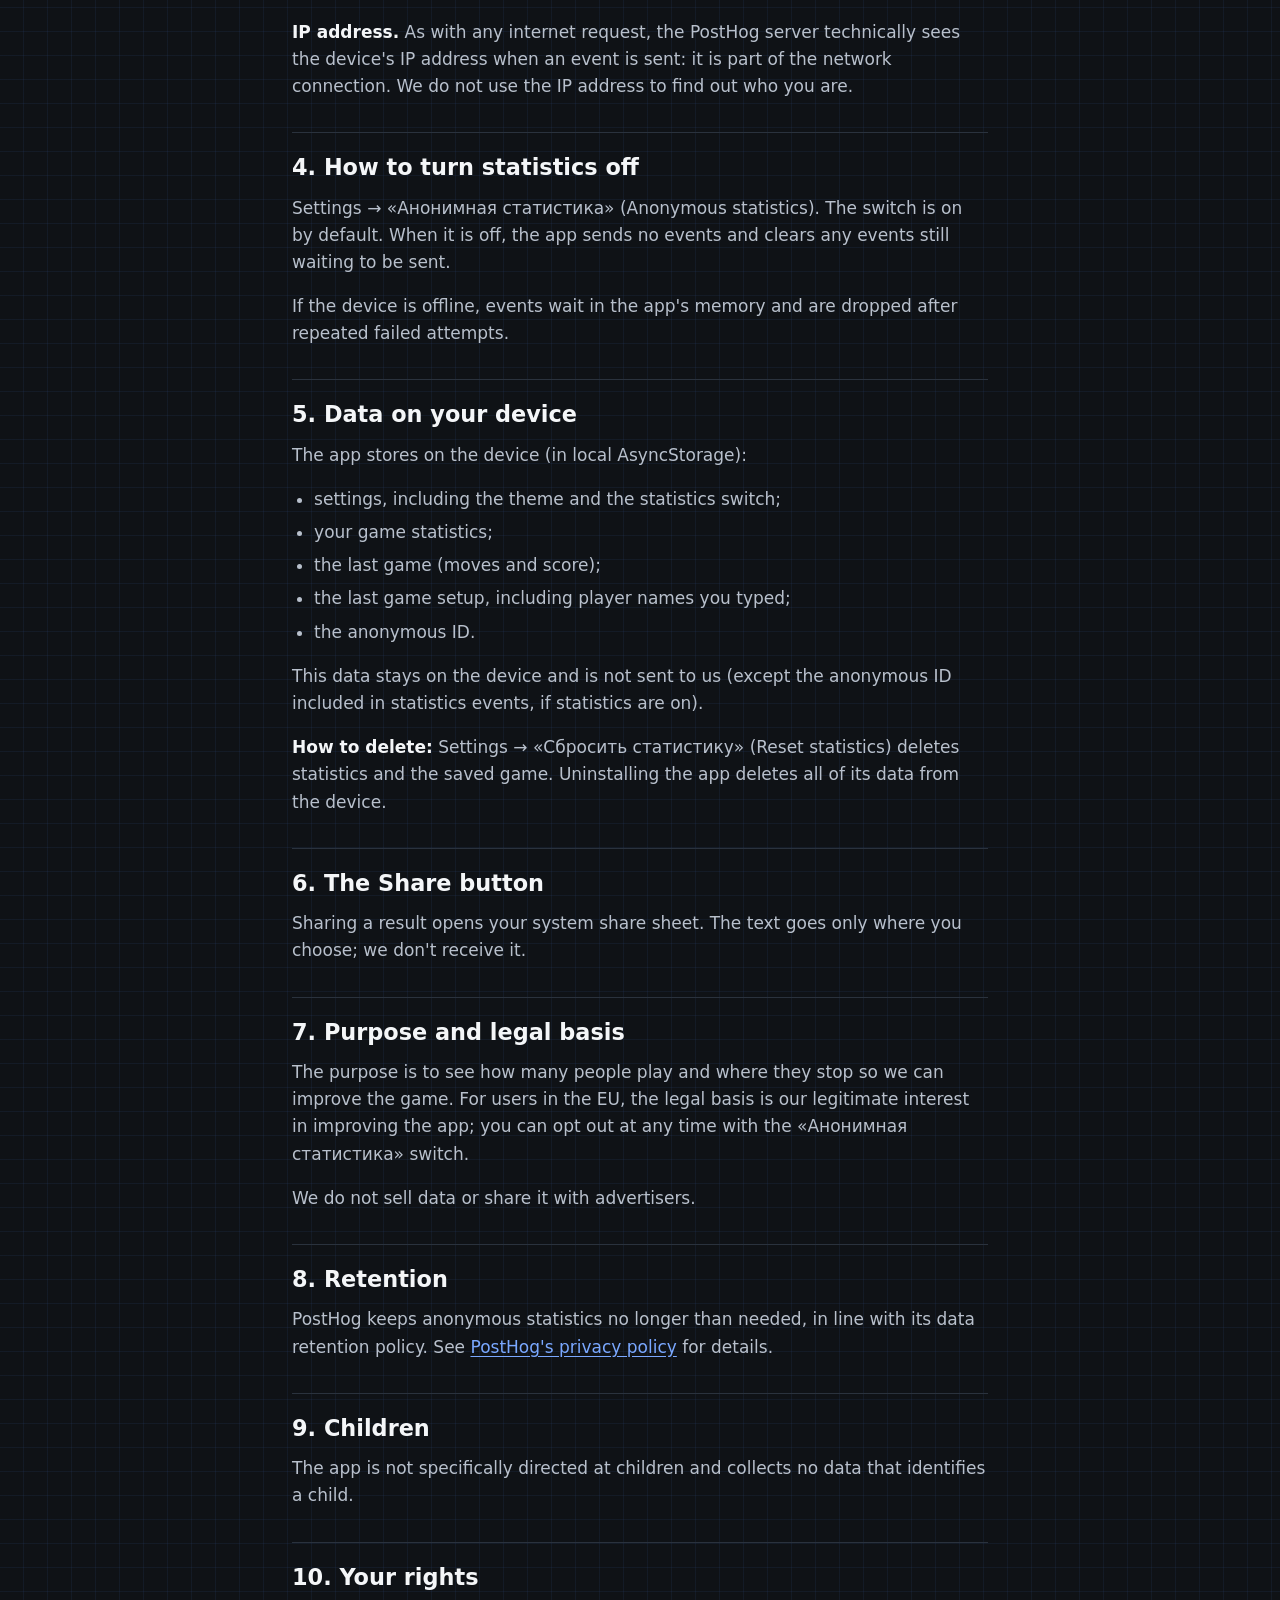
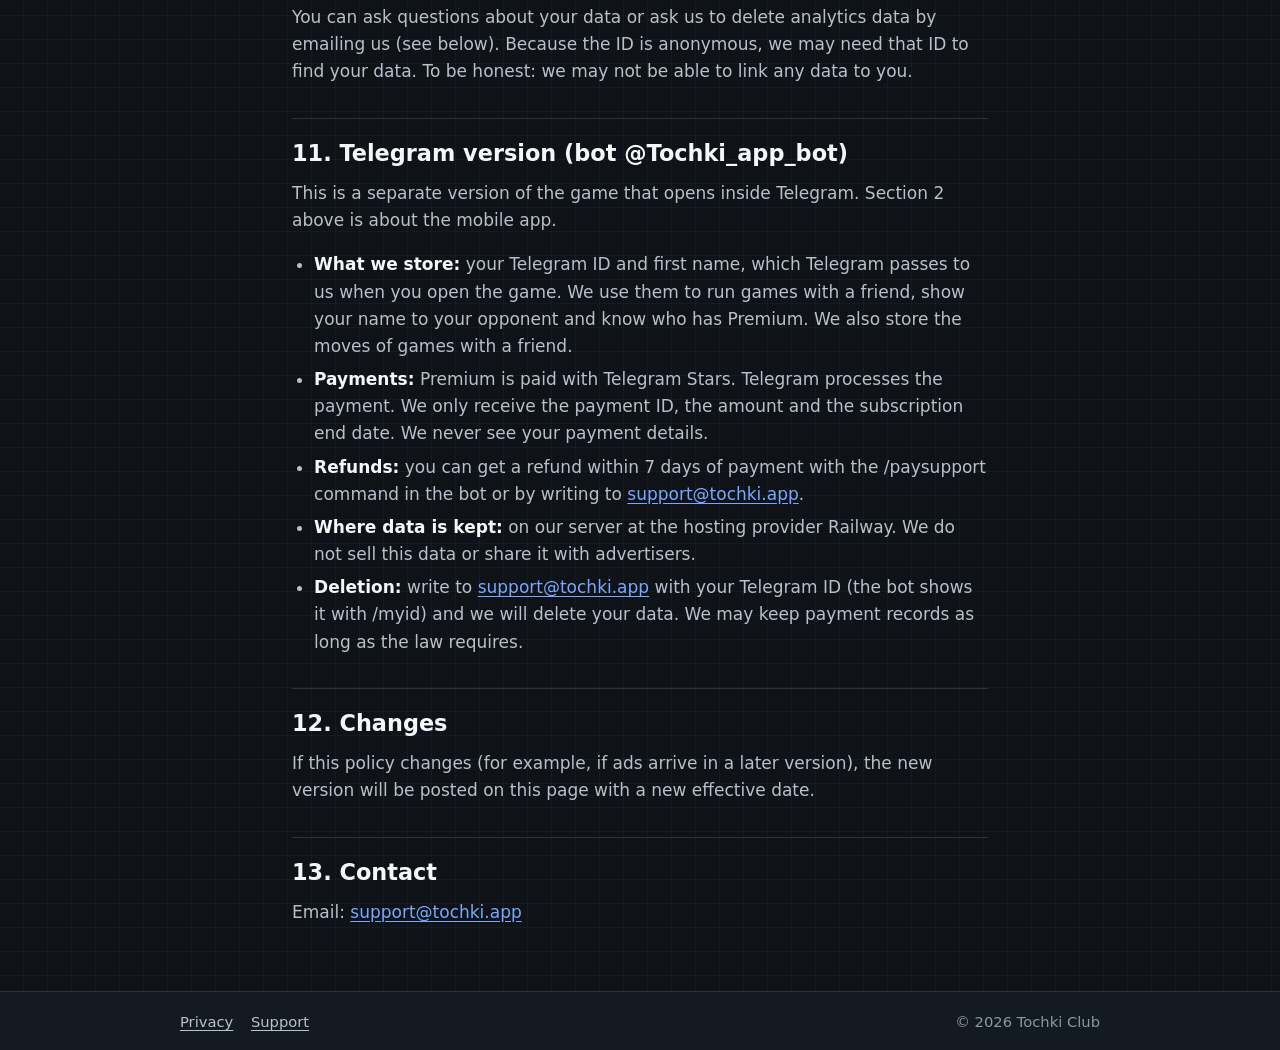
<file: en/privacy/index.html>
<!doctype html>
<html lang="en">
<head>
  <meta charset="utf-8">
  <meta name="viewport" content="width=device-width, initial-scale=1">
  <title>Privacy policy | Tochki Club</title>
  <meta name="description" content="What the Tochki Club app collects: only anonymous usage statistics via PostHog (EU servers), which you can turn off in Settings. No accounts, no ads.">
  <meta name="theme-color" content="#0F1216">
  <link rel="canonical" href="https://tochki.app/en/privacy">
  <link rel="alternate" hreflang="ru" href="https://tochki.app/privacy">
  <link rel="alternate" hreflang="en" href="https://tochki.app/en/privacy">
  <link rel="alternate" hreflang="x-default" href="https://tochki.app/privacy">
  <meta property="og:type" content="article">
  <meta property="og:title" content="Privacy policy | Tochki Club">
  <meta property="og:description" content="No accounts, no ads. Only anonymous usage statistics, which you can turn off in Settings.">
  <meta property="og:url" content="https://tochki.app/en/privacy">
  <meta property="og:image" content="https://tochki.app/assets/icon.png">
  <meta property="og:locale" content="en_US">
  <link rel="icon" href="/favicon.svg" type="image/svg+xml">
  <link rel="apple-touch-icon" href="/assets/icon.png">
  <link rel="stylesheet" href="/assets/style.css">
</head>
<body>
  <a class="skip-link" href="#main">Skip to content</a>
  <header class="site-header">
    <div class="wrap">
      <a class="brand" href="/en/" aria-label="Tochki Club, home">
        <svg viewBox="0 0 28 28" aria-hidden="true"><circle cx="9" cy="14" r="6" fill="#4E8CFF"/><circle cx="20" cy="14" r="6" fill="#FF5A6E"/></svg>
        <span>Tochki Club</span>
      </a>
      <nav aria-label="Main menu">
        <ul class="nav">
          <li><a href="/en/">Home</a></li>
          <li><a href="/en/support">Support</a></li>
          <li><a href="/en/privacy" aria-current="page">Privacy</a></li>
          <li class="lang"><a href="/privacy" hreflang="ru" lang="ru" aria-label="Русская версия">RU</a></li>
        </ul>
      </nav>
    </div>
  </header>

  <main id="main">
    <article class="wrap doc">
      <h1>Privacy policy</h1>
      <p class="meta">Tochki Club app. Effective date: 11 November 2026</p>

      <div class="panel notice">
        <p class="last"><strong>In short:</strong> no accounts, no ads, no purchases in the first version. We don't collect names, emails or phone numbers. The app only sends anonymous usage statistics. You can turn them off: Settings → «Анонимная статистика» (Anonymous statistics).</p>
      </div>

      <h2>1. Who we are</h2>
      <p>Developer and publisher of the app: an independent developer (private individual) based in Latvia. In this policy, “we” means the app's developer.</p>

      <h2>2. What we don't collect</h2>
      <ul>
        <li>There are no accounts and no sign-up.</li>
        <li>No ads or ad SDKs. No purchases in the first version.</li>
        <li>We don't collect names, emails or phone numbers.</li>
        <li>Player names you type in the game are not sent anywhere.</li>
        <li>The app requests no permissions: no camera, location or contacts.</li>
        <li>No crash reporting.</li>
      </ul>

      <h2>3. Anonymous usage statistics</h2>
      <p>To see how many people play and where they stop so we can improve the game, the app sends anonymous events to the <strong>PostHog</strong> analytics service (PostHog Inc.). Data is sent to PostHog's servers in the European Union (<code>eu.i.posthog.com</code>). We use no other analytics service.</p>
      <p>Only these events are sent:</p>
      <table>
        <thead><tr><th scope="col">Event</th><th scope="col">Contents</th></tr></thead>
        <tbody>
          <tr><td>App opened (<code>session_start</code>)</td><td>No extra data</td></tr>
          <tr><td>Game started</td><td>mode (vs bot / two players), board size, bot difficulty</td></tr>
          <tr><td>Game finished</td><td>winning side (player 1 / player 2 / draw), mode, score, board size, number of moves, bot difficulty</td></tr>
          <tr><td>Screen view</td><td>which screen was opened: menu, game, settings, rules, stats</td></tr>
        </tbody>
      </table>
      <p>Each event also carries:</p>
      <ul>
        <li>a random anonymous ID generated on the device and stored there;</li>
        <li>a random session ID, new on every launch;</li>
        <li>the app version;</li>
        <li>the platform (iOS, Android or web);</li>
        <li>a timestamp.</li>
      </ul>
      <p>No person profiles are created in PostHog.</p>
      <p><strong>IP address.</strong> As with any internet request, the PostHog server technically sees the device's IP address when an event is sent: it is part of the network connection. We do not use the IP address to find out who you are.</p>

      <h2>4. How to turn statistics off</h2>
      <p>Settings → «Анонимная статистика» (Anonymous statistics). The switch is on by default. When it is off, the app sends no events and clears any events still waiting to be sent.</p>
      <p>If the device is offline, events wait in the app's memory and are dropped after repeated failed attempts.</p>

      <h2>5. Data on your device</h2>
      <p>The app stores on the device (in local AsyncStorage):</p>
      <ul>
        <li>settings, including the theme and the statistics switch;</li>
        <li>your game statistics;</li>
        <li>the last game (moves and score);</li>
        <li>the last game setup, including player names you typed;</li>
        <li>the anonymous ID.</li>
      </ul>
      <p>This data stays on the device and is not sent to us (except the anonymous ID included in statistics events, if statistics are on).</p>
      <p><strong>How to delete:</strong> Settings → «Сбросить статистику» (Reset statistics) deletes statistics and the saved game. Uninstalling the app deletes all of its data from the device.</p>

      <h2>6. The Share button</h2>
      <p>Sharing a result opens your system share sheet. The text goes only where you choose; we don't receive it.</p>

      <h2>7. Purpose and legal basis</h2>
      <p>The purpose is to see how many people play and where they stop so we can improve the game. For users in the EU, the legal basis is our legitimate interest in improving the app; you can opt out at any time with the «Анонимная статистика» switch.</p>
      <p>We do not sell data or share it with advertisers.</p>

      <h2>8. Retention</h2>
      <p>PostHog keeps anonymous statistics no longer than needed, in line with its data retention policy. See <a href="https://posthog.com/privacy" rel="noopener">PostHog's privacy policy</a> for details.</p>

      <h2>9. Children</h2>
      <p>The app is not specifically directed at children and collects no data that identifies a child.</p>

      <h2>10. Your rights</h2>
      <p>You can ask questions about your data or ask us to delete analytics data by emailing us (see below). Because the ID is anonymous, we may need that ID to find your data. To be honest: we may not be able to link any data to you.</p>

      <h2>11. Telegram version (bot @Tochki_app_bot)</h2>
      <p>This is a separate version of the game that opens inside Telegram. Section 2 above is about the mobile app.</p>
      <ul>
        <li><strong>What we store:</strong> your Telegram ID and first name, which Telegram passes to us when you open the game. We use them to run games with a friend, show your name to your opponent and know who has Premium. We also store the moves of games with a friend.</li>
        <li><strong>Payments:</strong> Premium is paid with Telegram Stars. Telegram processes the payment. We only receive the payment ID, the amount and the subscription end date. We never see your payment details.</li>
        <li><strong>Refunds:</strong> you can get a refund within 7 days of payment with the /paysupport command in the bot or by writing to <a href="mailto:support@tochki.app">support@tochki.app</a>.</li>
        <li><strong>Where data is kept:</strong> on our server at the hosting provider Railway. We do not sell this data or share it with advertisers.</li>
        <li><strong>Deletion:</strong> write to <a href="mailto:support@tochki.app">support@tochki.app</a> with your Telegram ID (the bot shows it with /myid) and we will delete your data. We may keep payment records as long as the law requires.</li>
      </ul>

      <h2>12. Changes</h2>
      <p>If this policy changes (for example, if ads arrive in a later version), the new version will be posted on this page with a new effective date.</p>

      <h2>13. Contact</h2>
      <p>Email: <a href="mailto:support@tochki.app">support@tochki.app</a></p>
    </article>
  </main>

  <footer class="site-footer">
    <div class="wrap">
      <ul>
        <li><a href="/en/privacy">Privacy</a></li>
        <li><a href="/en/support">Support</a></li>
      </ul>
      <p>© 2026 Tochki Club</p>
    </div>
  </footer>
</body>
</html>
</file>
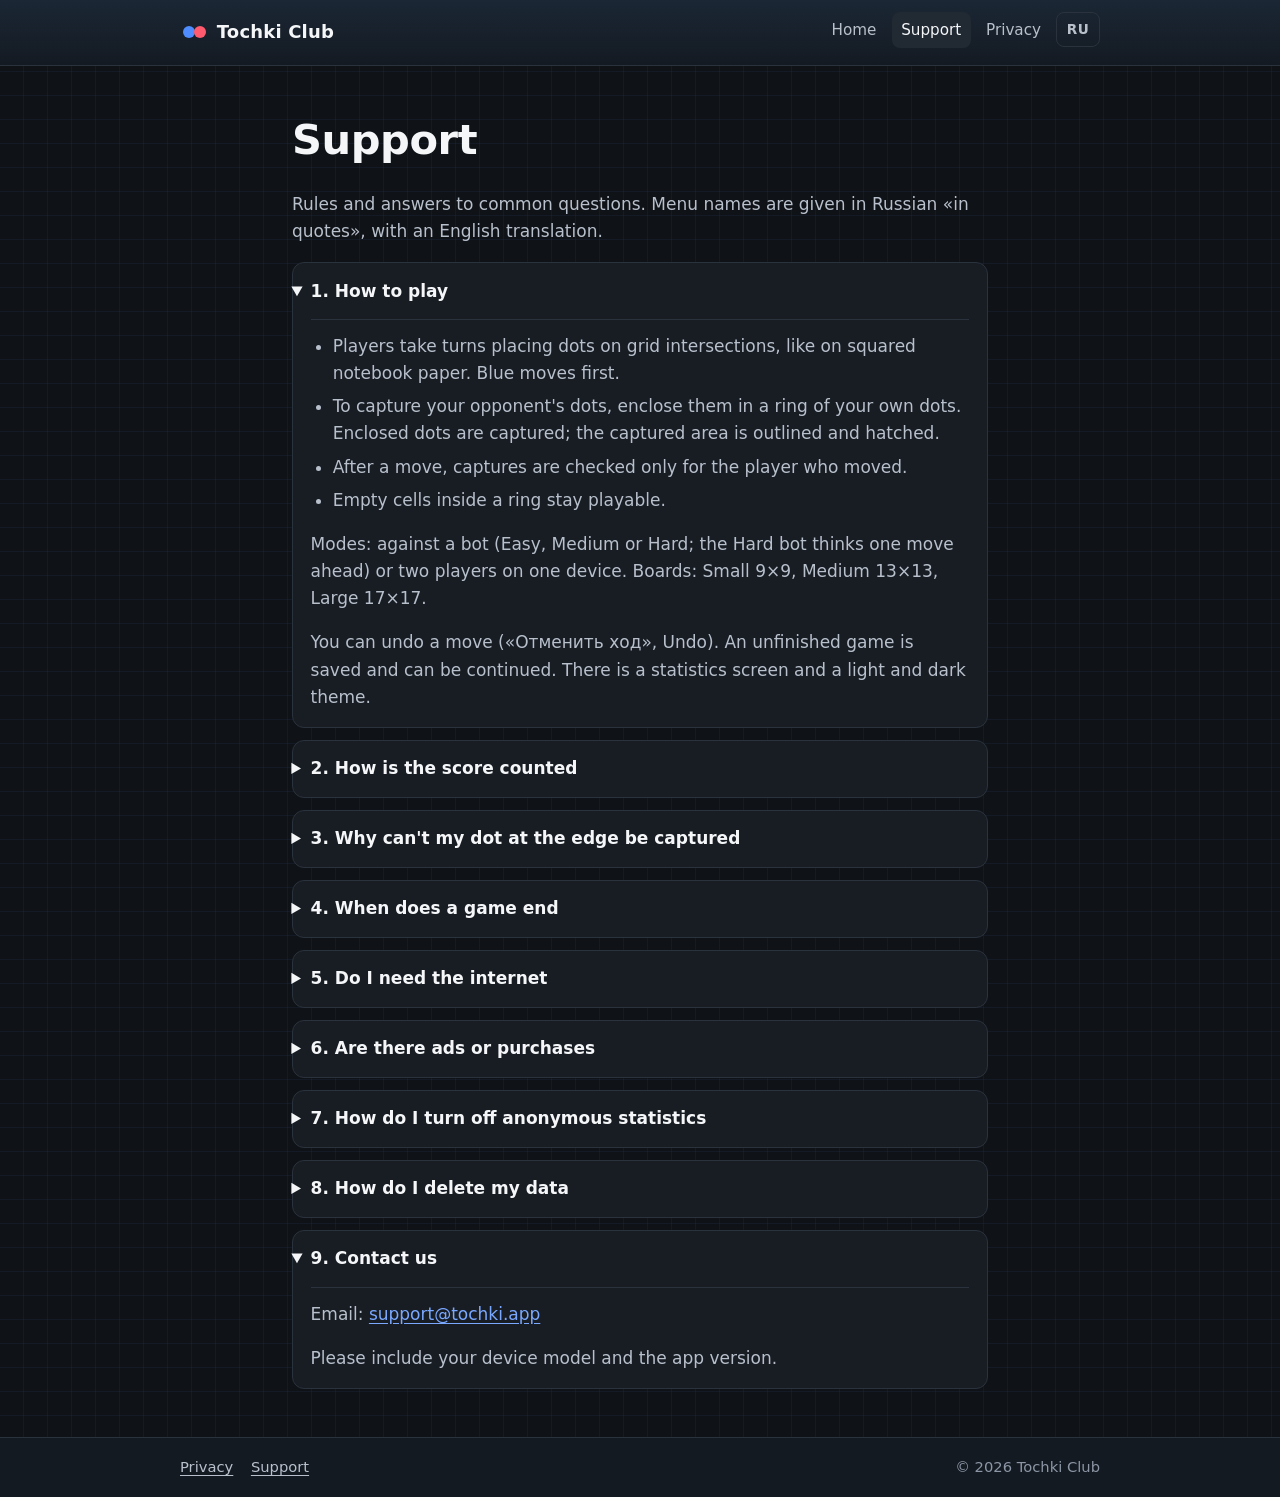
<file: en/support/index.html>
<!doctype html>
<html lang="en">
<head>
  <meta charset="utf-8">
  <meta name="viewport" content="width=device-width, initial-scale=1">
  <title>Support and rules | Tochki Club</title>
  <meta name="description" content="Tochki Club rules, scoring, the edge rule, offline play, anonymous statistics and how to contact support.">
  <meta name="theme-color" content="#0F1216">
  <link rel="canonical" href="https://tochki.app/en/support">
  <link rel="alternate" hreflang="ru" href="https://tochki.app/support">
  <link rel="alternate" hreflang="en" href="https://tochki.app/en/support">
  <link rel="alternate" hreflang="x-default" href="https://tochki.app/support">
  <meta property="og:type" content="website">
  <meta property="og:title" content="Support and rules | Tochki Club">
  <meta property="og:description" content="How to play dots, how scoring works and answers to common questions.">
  <meta property="og:url" content="https://tochki.app/en/support">
  <meta property="og:image" content="https://tochki.app/assets/icon.png">
  <meta property="og:locale" content="en_US">
  <link rel="icon" href="/favicon.svg" type="image/svg+xml">
  <link rel="apple-touch-icon" href="/assets/icon.png">
  <link rel="stylesheet" href="/assets/style.css">
</head>
<body>
  <a class="skip-link" href="#main">Skip to content</a>
  <header class="site-header">
    <div class="wrap">
      <a class="brand" href="/en/" aria-label="Tochki Club, home">
        <svg viewBox="0 0 28 28" aria-hidden="true"><circle cx="9" cy="14" r="6" fill="#4E8CFF"/><circle cx="20" cy="14" r="6" fill="#FF5A6E"/></svg>
        <span>Tochki Club</span>
      </a>
      <nav aria-label="Main menu">
        <ul class="nav">
          <li><a href="/en/">Home</a></li>
          <li><a href="/en/support" aria-current="page">Support</a></li>
          <li><a href="/en/privacy">Privacy</a></li>
          <li class="lang"><a href="/support" hreflang="ru" lang="ru" aria-label="Русская версия">RU</a></li>
        </ul>
      </nav>
    </div>
  </header>

  <main id="main">
    <div class="wrap doc">
      <h1>Support</h1>
      <p class="secondary">Rules and answers to common questions. Menu names are given in Russian «in quotes», with an English translation.</p>

      <div class="faq">
        <details open>
          <summary>1. How to play</summary>
          <ul>
            <li>Players take turns placing dots on grid intersections, like on squared notebook paper. Blue moves first.</li>
            <li>To capture your opponent's dots, enclose them in a ring of your own dots. Enclosed dots are captured; the captured area is outlined and hatched.</li>
            <li>After a move, captures are checked only for the player who moved.</li>
            <li>Empty cells inside a ring stay playable.</li>
          </ul>
          <p>Modes: against a bot (Easy, Medium or Hard; the Hard bot thinks one move ahead) or two players on one device. Boards: Small 9×9, Medium 13×13, Large 17×17.</p>
          <p>You can undo a move («Отменить ход», Undo). An unfinished game is saved and can be continued. There is a statistics screen and a light and dark theme.</p>
        </details>

        <details>
          <summary>2. How is the score counted</summary>
          <p>1 point per captured opponent dot. Territory gives no points.</p>
        </details>

        <details>
          <summary>3. Why can't my dot at the edge be captured</summary>
          <p>This is the classic school edge rule: an enclosed group counts as captured only if it has no path to the board edge. Dots on the edge, or connected to the edge through empty cells, cannot be captured.</p>
        </details>

        <details>
          <summary>4. When does a game end</summary>
          <p>When the board is full or a player taps «Завершить партию» (End game). The higher score wins; equal scores are a draw.</p>
        </details>

        <details>
          <summary>5. Do I need the internet</summary>
          <p>No. The game works fully offline; there are no accounts and no online play. If anonymous statistics are on and you're offline, events wait in memory and are dropped after repeated failed attempts. The game is not affected.</p>
        </details>

        <details>
          <summary>6. Are there ads or purchases</summary>
          <p>No. The first version has no ads and no purchases.</p>
        </details>

        <details>
          <summary>7. How do I turn off anonymous statistics</summary>
          <p>Settings → «Анонимная статистика» (Anonymous statistics) → turn the switch off. After that the app sends no events. See the <a href="/en/privacy">privacy policy</a>.</p>
        </details>

        <details>
          <summary>8. How do I delete my data</summary>
          <p>Statistics and the saved game: Settings → «Сбросить статистику» (Reset statistics). Everything else stored on the device is deleted when you uninstall the app.</p>
        </details>

        <details open>
          <summary>9. Contact us</summary>
          <p>Email: <a href="mailto:support@tochki.app">support@tochki.app</a></p>
          <p>Please include your device model and the app version.</p>
        </details>
      </div>
    </div>
  </main>

  <footer class="site-footer">
    <div class="wrap">
      <ul>
        <li><a href="/en/privacy">Privacy</a></li>
        <li><a href="/en/support">Support</a></li>
      </ul>
      <p>© 2026 Tochki Club</p>
    </div>
  </footer>
</body>
</html>
</file>
<file: assets/style.css>
/* Tochki Club: shared styles. No external requests. */

:root {
  --bg: #0F1216;
  --surface: #181D24;
  --surface-elevated: #212933;
  --border: #2A323D;
  --text: #F4F6F8;
  --text-secondary: #B8C0CC;
  --text-muted: #8C96A5;
  --accent: #4E8CFF;
  --accent-text: #7AA8FF;
  --p1: #4E8CFF;
  --p2: #FF5A6E;
  --success: #3DDC97;
  --warning: #F5B14C;
  --header-from: #1B2735;
  --header-to: #141A22;
  --card-from: #26364F;
  --card-to: #1B2735;
  --paper: #F5F0E4;
  --paper-line: #C9DDF0;
  --paper-ink: #2B3A55;
  --pen-blue: #1E56D6;
  --pen-red: #D92D43;
  --grid: 24px;
  --radius: 14px;
  --maxw: 60rem;
  --font: system-ui, -apple-system, "Segoe UI", Roboto, "Helvetica Neue", Arial, "Noto Sans", sans-serif;
}

*, *::before, *::after { box-sizing: border-box; }

html { -webkit-text-size-adjust: 100%; text-size-adjust: 100%; }

body {
  margin: 0;
  min-height: 100vh;
  display: flex;
  flex-direction: column;
  font-family: var(--font);
  font-size: 1.0625rem;
  line-height: 1.6;
  color: var(--text);
  background-color: var(--bg);
  /* School-notebook squared paper, faint blue lines */
  background-image:
    linear-gradient(rgba(78, 140, 255, 0.07) 1px, transparent 1px),
    linear-gradient(90deg, rgba(78, 140, 255, 0.07) 1px, transparent 1px);
  background-size: var(--grid) var(--grid);
  background-position: -1px -1px;
}

a { color: var(--accent-text); text-underline-offset: 0.18em; }
a:hover { color: var(--text); }
a:focus-visible, .nav a:focus-visible {
  outline: 2px solid var(--accent-text);
  outline-offset: 3px;
  border-radius: 6px;
}

.skip-link {
  position: absolute;
  left: 0.5rem;
  top: -3rem;
  padding: 0.5rem 0.9rem;
  background: var(--surface-elevated);
  color: var(--text);
  border-radius: 8px;
  z-index: 10;
}
.skip-link:focus { top: 0.5rem; }

.wrap {
  width: 100%;
  max-width: var(--maxw);
  margin: 0 auto;
  padding: 0 1.25rem;
}

/* Header */
.site-header {
  background: linear-gradient(180deg, var(--header-from), var(--header-to));
  border-bottom: 1px solid var(--border);
}
.site-header .wrap {
  display: flex;
  flex-wrap: wrap;
  align-items: center;
  justify-content: space-between;
  gap: 0.5rem 1rem;
  padding-top: 0.75rem;
  padding-bottom: 0.75rem;
}
.brand {
  display: inline-flex;
  align-items: center;
  gap: 0.55rem;
  color: var(--text);
  text-decoration: none;
  font-weight: 700;
  font-size: 1.125rem;
  letter-spacing: 0.01em;
}
.brand svg { width: 28px; height: 28px; flex: none; }
.nav {
  display: flex;
  flex-wrap: wrap;
  align-items: center;
  gap: 0.25rem 0.35rem;
  margin: 0;
  padding: 0;
  list-style: none;
  font-size: 0.95rem;
}
.nav a {
  display: inline-block;
  padding: 0.35rem 0.6rem;
  color: var(--text-secondary);
  text-decoration: none;
  border-radius: 8px;
}
.nav a:hover { color: var(--text); background: var(--surface-elevated); }
.nav a[aria-current="page"] { color: var(--text); background: var(--surface-elevated); }
.nav .lang a {
  border: 1px solid var(--border);
  font-weight: 600;
  font-size: 0.85rem;
  letter-spacing: 0.04em;
}

main { flex: 1; padding: 2rem 0 3rem; }

h1, h2, h3 { line-height: 1.25; margin: 0 0 0.6em; }
h1 { font-size: 2.1rem; letter-spacing: -0.01em; }
h2 { font-size: 1.4rem; margin-top: 2rem; }
h3 { font-size: 1.1rem; margin-top: 1.4rem; }
p, ul, ol { margin: 0 0 1em; }
ul, ol { padding-left: 1.3em; }
li { margin-bottom: 0.35em; }
strong { color: var(--text); }
.muted { color: var(--text-muted); }
.secondary { color: var(--text-secondary); }

/* Cards */
.card {
  background: linear-gradient(160deg, var(--card-from), var(--card-to));
  border: 1px solid var(--border);
  border-radius: var(--radius);
  padding: 1.25rem 1.35rem;
}
.panel {
  background: var(--surface);
  border: 1px solid var(--border);
  border-radius: var(--radius);
  padding: 1.25rem 1.35rem;
}

/* Hero */
.hero {
  display: grid;
  gap: 1.75rem;
  align-items: center;
}
.hero .pitch {
  font-size: 1.2rem;
  color: var(--text);
  margin-bottom: 1rem;
}
.facts { list-style: none; padding: 0; margin: 0 0 1.25rem; }
.facts li {
  position: relative;
  padding-left: 1.4rem;
  color: var(--text-secondary);
}
.facts li::before {
  content: "";
  position: absolute;
  left: 0.2rem;
  top: 0.62em;
  width: 0.5rem;
  height: 0.5rem;
  border-radius: 50%;
  background: var(--p1);
}
.facts li:nth-child(even)::before { background: var(--p2); }

/* Notebook paper card */
.paper {
  background-color: var(--paper);
  background-image:
    linear-gradient(var(--paper-line) 1px, transparent 1px),
    linear-gradient(90deg, var(--paper-line) 1px, transparent 1px);
  background-size: var(--grid) var(--grid);
  color: var(--paper-ink);
  border-radius: var(--radius);
  padding: 0.75rem;
  box-shadow: 0 10px 30px rgba(0, 0, 0, 0.35);
  max-width: 340px;
  width: 100%;
  justify-self: center;
}
.paper svg { display: block; width: 100%; height: auto; }
.paper figcaption {
  font-size: 0.85rem;
  color: var(--paper-ink);
  text-align: center;
  margin-top: 0.4rem;
}

/* Store badges (disabled placeholders) */
.badges { display: flex; flex-wrap: wrap; gap: 0.75rem; margin: 0 0 1rem; }
.badge {
  display: inline-flex;
  flex-direction: column;
  justify-content: center;
  min-width: 10.5rem;
  padding: 0.5rem 1rem;
  border: 1px dashed var(--border);
  border-radius: 12px;
  background: var(--surface);
  color: var(--text-secondary);
  cursor: not-allowed;
  user-select: none;
}
.badge .store { font-weight: 700; color: var(--text); font-size: 1rem; }
.badge .soon { font-size: 0.85rem; color: var(--text-muted); }

/* Steps */
.steps {
  list-style: none;
  padding: 0;
  margin: 0 0 1rem;
  display: grid;
  gap: 0.9rem;
  counter-reset: step;
}
.steps li {
  counter-increment: step;
  margin: 0;
  position: relative;
  padding-left: 3.1rem;
  min-height: 2.3rem;
}
.steps li::before {
  content: counter(step);
  position: absolute;
  left: 0;
  top: 0;
  width: 2.3rem;
  height: 2.3rem;
  border-radius: 50%;
  display: grid;
  place-items: center;
  font-weight: 700;
  background: var(--surface-elevated);
  border: 2px solid var(--p1);
  color: var(--text);
}
.steps li:nth-child(2)::before { border-color: var(--p2); }
.steps li:nth-child(3)::before { border-color: var(--success); }

.notice {
  border-left: 4px solid var(--success);
}
.panel > .last, .card > .last { margin-bottom: 0; }

/* FAQ */
.faq { display: grid; gap: 0.75rem; }
.faq details {
  background: var(--surface);
  border: 1px solid var(--border);
  border-radius: 12px;
  padding: 0 1.1rem;
}
.faq summary {
  cursor: pointer;
  padding: 0.9rem 0;
  font-weight: 600;
  color: var(--text);
  list-style-position: outside;
}
.faq summary:focus-visible { outline: 2px solid var(--accent-text); outline-offset: 2px; border-radius: 6px; }
.faq details[open] summary { border-bottom: 1px solid var(--border); margin-bottom: 0.8rem; }
.faq details > *:not(summary) { color: var(--text-secondary); }
.faq details > *:last-child { margin-bottom: 1rem; }

/* Long-form documents */
.doc { max-width: 46rem; }
.doc p, .doc li { color: var(--text-secondary); }
.doc h2 { border-top: 1px solid var(--border); padding-top: 1.25rem; }
.doc table { width: 100%; border-collapse: collapse; margin: 0 0 1rem; font-size: 0.95rem; }
.doc th, .doc td { text-align: left; vertical-align: top; padding: 0.5rem 0.6rem; border-bottom: 1px solid var(--border); }
.doc th { color: var(--text); font-weight: 600; }
.doc td { color: var(--text-secondary); }
.doc code, code {
  font-family: ui-monospace, SFMono-Regular, Menlo, Consolas, monospace;
  font-size: 0.9em;
  background: var(--surface-elevated);
  padding: 0.05em 0.35em;
  border-radius: 5px;
  color: var(--text);
}
.meta { color: var(--text-muted); font-size: 0.95rem; }

/* Footer */
.site-footer {
  border-top: 1px solid var(--border);
  background: var(--header-to);
  color: var(--text-muted);
  font-size: 0.92rem;
}
.site-footer .wrap {
  display: flex;
  flex-wrap: wrap;
  justify-content: space-between;
  gap: 0.5rem 1.5rem;
  padding-top: 1.1rem;
  padding-bottom: 1.1rem;
}
.site-footer ul { list-style: none; padding: 0; margin: 0; display: flex; flex-wrap: wrap; gap: 0.25rem 1.1rem; }
.site-footer li { margin: 0; }
.site-footer a { color: var(--text-secondary); }
.site-footer a:hover { color: var(--text); }
.site-footer p { margin: 0; }

/* 404 */
.notfound { text-align: center; padding-top: 2rem; }
.notfound .big { font-size: 4rem; font-weight: 800; letter-spacing: 0.05em; margin: 0; }
.notfound .big .r { color: var(--p2); }
.notfound .big .b { color: var(--p1); }

@media (min-width: 760px) {
  h1 { font-size: 2.6rem; }
  main { padding-top: 3rem; }
  .hero { grid-template-columns: 1.2fr 1fr; gap: 2.5rem; }
  .steps { grid-template-columns: repeat(3, 1fr); }
}

@media (prefers-reduced-motion: no-preference) {
  .nav a, a { transition: color 0.15s, background-color 0.15s; }
}

@media print {
  body { background: #fff; color: #000; }
  .site-header, .site-footer, .badges { display: none; }
  .doc p, .doc li, .faq details > * { color: #000; }
}

/* Long Russian words in headings must not overflow on narrow phones. */
h1, h2, h3 { overflow-wrap: anywhere; hyphens: auto; }
@media (max-width: 420px) { h1 { font-size: 1.7rem; } }
</file>
